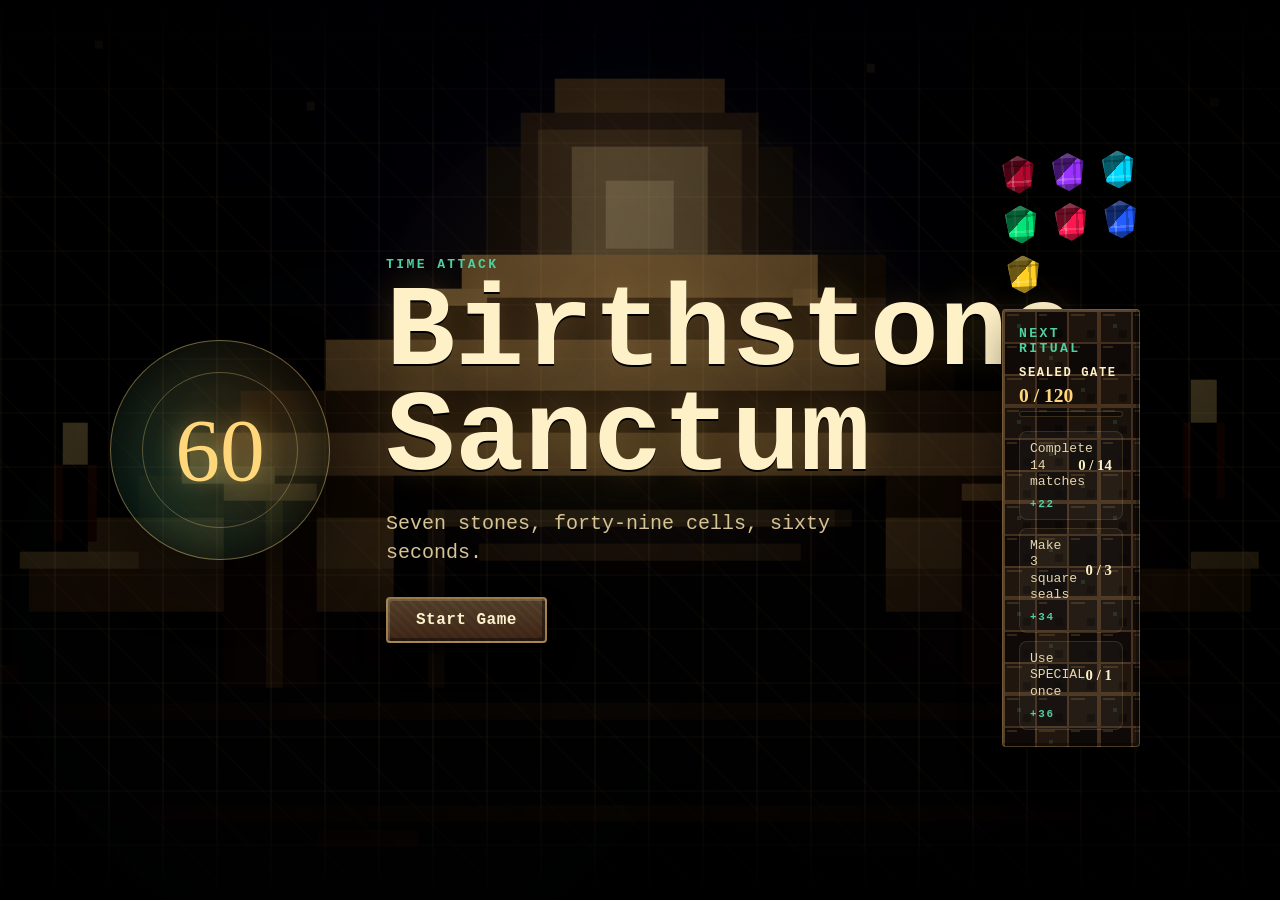
<file: index.html>
<!doctype html>
<html lang="en">
  <head>
    <meta charset="utf-8">
    <meta name="viewport" content="width=device-width, initial-scale=1">
    <meta name="description" content="Birthstone Sanctum, a browser match-3 time attack puzzle game.">
    <title>Birthstone Sanctum</title>
    <link rel="preload" href="assets/oriental-pattern.svg" as="image">
    <link rel="preload" href="assets/bg-moon-gate.svg" as="image">
    <link rel="preload" href="assets/bg-jade-courtyard.svg" as="image">
    <link rel="preload" href="assets/bg-lantern-hall.svg" as="image">
    <link rel="stylesheet" href="style.css">
  </head>
  <body>
    <div class="app-shell">
      <div class="scene-backdrop" id="sceneBackdrop" aria-hidden="true"></div>
      <div class="resonance-layer" id="resonanceLayer" aria-hidden="true"></div>
      <div class="time-up-overlay" id="timeUpOverlay" aria-live="assertive" aria-hidden="true">
        <span>Time UP!</span>
      </div>
      <div class="pixel-temple-overlay" id="pixelTempleOverlay" aria-live="polite" aria-hidden="true">
        <div class="pixel-temple-frame">
          <canvas id="pixelTempleCanvas" width="160" height="112" aria-hidden="true"></canvas>
          <div class="pixel-temple-caption">
            <span id="pixelTempleTitle">Gate Opens</span>
            <strong id="pixelTempleScore">20,000</strong>
          </div>
        </div>
      </div>
      <section class="screen screen-start is-active" id="startScreen" aria-labelledby="gameTitle">
        <div class="start-stage">
          <div class="sigil" aria-hidden="true">
            <span>60</span>
          </div>

          <div class="title-block">
            <p class="eyebrow">Time Attack</p>
            <h1 id="gameTitle">Birthstone Sanctum</h1>
            <p class="mood-line">Seven stones, forty-nine cells, sixty seconds.</p>
            <div class="start-actions">
              <button class="primary-button" id="startButton" type="button">Start Game</button>
            </div>
          </div>

          <div class="start-side">
            <div class="preview-grid" aria-hidden="true">
              <span style="--stone:#b4092f"></span>
              <span style="--stone:#9b32ff"></span>
              <span style="--stone:#00d8ff"></span>
              <span style="--stone:#00e676"></span>
              <span style="--stone:#ff174f"></span>
              <span style="--stone:#235cff"></span>
              <span style="--stone:#ffcf24"></span>
            </div>

            <section class="ritual-panel start-ritual-panel" aria-labelledby="ritualPanelTitle">
              <p class="eyebrow" id="ritualPanelTitle">Next Ritual</p>
              <div class="temple-progress">
                <span id="templeRankText">Sealed Gate</span>
                <strong id="templeProgressText">0 / 120</strong>
                <div class="temple-track" aria-hidden="true"><i id="templeFill"></i></div>
              </div>
              <ul class="mission-list" id="startMissionList"></ul>
            </section>
          </div>
        </div>
      </section>

      <section class="screen screen-game" id="gameScreen" aria-label="Game">
        <header class="game-hud">
          <div class="hud-item">
            <span>TIME</span>
            <strong id="timerText">60.0</strong>
          </div>
          <div class="hud-item">
            <span>SCORE</span>
            <strong id="scoreText">0</strong>
          </div>
          <div class="hud-item">
            <span>COMBO</span>
            <strong id="comboText">1x</strong>
          </div>
          <div class="hud-item special-hud">
            <span>JEWELS</span>
            <strong id="specialText">0/50</strong>
          </div>
          <div class="hud-item resonance-hud">
            <span>LEVEL</span>
            <strong id="resonanceText">LV 1</strong>
            <div class="resonance-track" aria-hidden="true">
              <i id="resonanceFill"></i>
            </div>
          </div>
          <div class="audio-mix" aria-label="Audio mix">
            <button class="sound-button" id="soundButton" type="button" aria-pressed="true">Sound</button>
            <label class="audio-slider">
              <span>BGM</span>
              <input id="bgmVolume" type="range" min="0" max="100" value="72" aria-label="BGM volume">
            </label>
            <label class="audio-slider">
              <span>SE</span>
              <input id="sfxVolume" type="range" min="0" max="100" value="88" aria-label="SE volume">
            </label>
          </div>
          <button class="resonance-button" id="resonanceButton" type="button" disabled>Resonate</button>
        </header>

        <main class="game-layout">
          <div class="board-shell" id="boardShell">
            <div class="combo-ribbon" id="comboRibbon" aria-live="polite"></div>
            <div class="board" id="board" role="grid" aria-label="Birthstone match board"></div>
          </div>

          <aside class="stone-panel" aria-label="Birthstone list">
            <h2>Birthstones</h2>
            <div class="stone-list" id="stoneList"></div>
          </aside>
        </main>
      </section>

      <section class="screen screen-over" id="gameOverScreen" aria-labelledby="gameOverTitle">
        <div class="over-panel">
          <p class="eyebrow">Time Over</p>
          <h2 id="gameOverTitle">The Sanctum Falls Silent</h2>
          <p class="result-title" id="resultTitleText">Gem Acolyte</p>
          <div class="result-line">
            <span>Score</span>
            <strong id="finalScoreText">0</strong>
          </div>
          <div class="result-line">
            <span>Best</span>
            <strong id="bestScoreText">0</strong>
          </div>
          <div class="result-stats" id="resultStats"></div>
          <div class="result-section">
            <div class="section-heading">
              <span>Ritual Missions</span>
              <strong id="missionSummaryText">0 / 3</strong>
            </div>
            <ul class="mission-list mission-results" id="missionResults"></ul>
          </div>
          <div class="result-section temple-result">
            <div class="section-heading">
              <span>Sanctum Light</span>
              <strong id="templeRewardText">+0</strong>
            </div>
            <div class="temple-progress">
              <span id="resultTempleRankText">Sealed Gate</span>
              <strong id="resultTempleProgressText">0 / 120</strong>
              <div class="temple-track" aria-hidden="true"><i id="resultTempleFill"></i></div>
            </div>
          </div>
          <div class="over-actions">
            <button class="primary-button" id="restartButton" type="button">Play Again</button>
            <button class="secondary-button" id="titleButton" type="button">タイトル画面へ戻る</button>
          </div>
        </div>
      </section>
    </div>

    <script src="main.js"></script>
  </body>
</html>
</file>
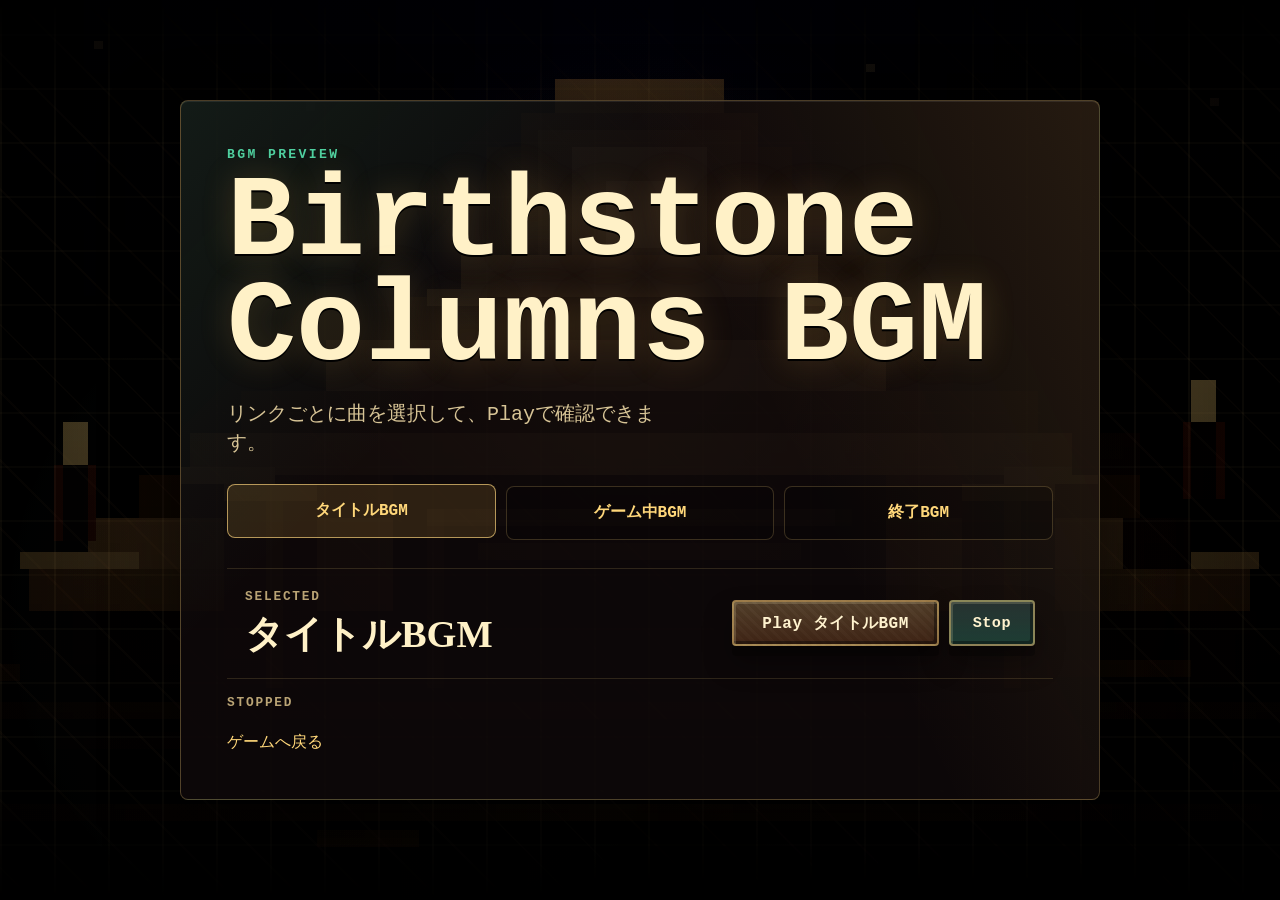
<file: bgm-preview.html>
<!doctype html>
<html lang="ja">
  <head>
    <meta charset="utf-8">
    <meta name="viewport" content="width=device-width, initial-scale=1">
    <meta name="description" content="Birthstone Columns BGM preview links.">
    <title>Birthstone Columns BGM Preview</title>
    <link rel="preload" href="assets/bg-moon-gate.svg" as="image">
    <link rel="stylesheet" href="style.css">
  </head>
  <body>
    <div class="app-shell">
      <div class="scene-backdrop is-visible" style="--scene-art: url('assets/bg-moon-gate.svg')" aria-hidden="true"></div>

      <main class="bgm-preview" aria-labelledby="previewTitle">
        <section class="bgm-preview-panel">
          <p class="eyebrow">BGM Preview</p>
          <h1 id="previewTitle">Birthstone Columns BGM</h1>
          <p class="mood-line">リンクごとに曲を選択して、Playで確認できます。</p>

          <nav class="bgm-link-list" aria-label="BGM preview links">
            <a class="bgm-track-link" href="bgm-preview.html?track=title" data-track-link="title">タイトルBGM</a>
            <a class="bgm-track-link" href="bgm-preview.html?track=game" data-track-link="game">ゲーム中BGM</a>
            <a class="bgm-track-link" href="bgm-preview.html?track=over" data-track-link="over">終了BGM</a>
          </nav>

          <div class="preview-player">
            <div>
              <span class="preview-label">Selected</span>
              <strong id="trackName">タイトルBGM</strong>
            </div>
            <div class="preview-actions">
              <button class="primary-button" id="playButton" type="button">Play</button>
              <button class="secondary-button" id="stopButton" type="button">Stop</button>
            </div>
          </div>

          <p class="preview-status" id="previewStatus" aria-live="polite">Stopped</p>
          <a class="back-link" href="index.html">ゲームへ戻る</a>
        </section>
      </main>
    </div>

    <script src="bgm-preview.js"></script>
  </body>
</html>
</file>
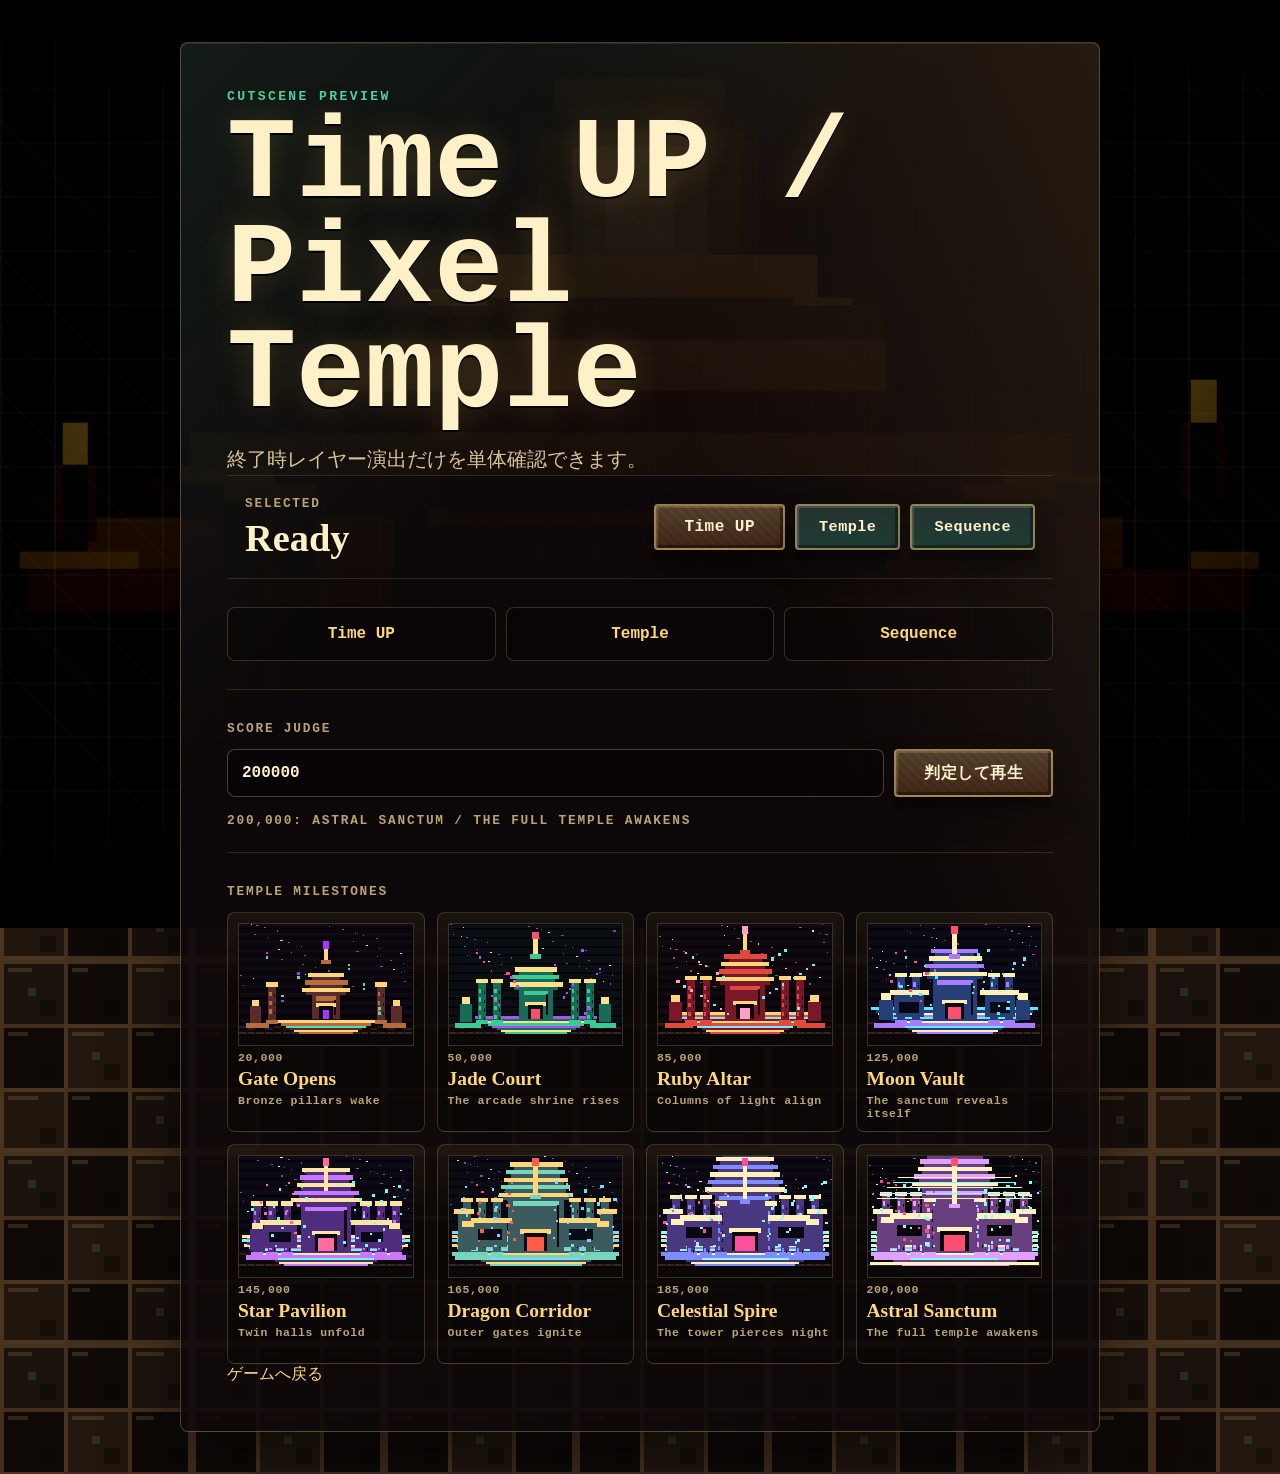
<file: cutscene-preview.html>
<!doctype html>
<html lang="ja">
  <head>
    <meta charset="utf-8">
    <meta name="viewport" content="width=device-width, initial-scale=1">
    <meta name="description" content="Birthstone Columns Time UP and pixel temple cutscene preview.">
    <title>Birthstone Columns Cutscene Preview</title>
    <link rel="preload" href="assets/bg-moon-gate.svg" as="image">
    <link rel="stylesheet" href="style.css">
  </head>
  <body>
    <div class="app-shell stage-moon theme-peak">
      <div class="scene-backdrop is-visible" style="--scene-art: url('assets/bg-moon-gate.svg')" aria-hidden="true"></div>
      <div class="resonance-layer" aria-hidden="true"></div>

      <div class="time-up-overlay" id="timeUpOverlay" aria-live="assertive" aria-hidden="true">
        <span>Time UP!</span>
      </div>

      <div class="pixel-temple-overlay" id="pixelTempleOverlay" aria-live="polite" aria-hidden="true">
        <div class="pixel-temple-frame" id="pixelTempleFrame">
          <canvas id="pixelTempleCanvas" width="160" height="112" aria-hidden="true"></canvas>
          <div class="pixel-temple-caption">
            <span id="pixelTempleTitle">Astral Sanctum</span>
            <strong id="pixelTempleScore">200,000 - The full temple awakens</strong>
          </div>
        </div>
      </div>

      <main class="bgm-preview" aria-labelledby="previewTitle">
        <section class="bgm-preview-panel">
          <p class="eyebrow">Cutscene Preview</p>
          <h1 id="previewTitle">Time UP / Pixel Temple</h1>
          <p class="mood-line">終了時レイヤー演出だけを単体確認できます。</p>

          <div class="preview-player">
            <div>
              <span class="preview-label">Selected</span>
              <strong id="previewStatus">Ready</strong>
            </div>
            <div class="preview-actions">
              <button class="primary-button" id="timeUpButton" type="button">Time UP</button>
              <button class="secondary-button" id="templeButton" type="button">Temple</button>
              <button class="secondary-button" id="sequenceButton" type="button">Sequence</button>
            </div>
          </div>

          <nav class="bgm-link-list" aria-label="Cutscene preview links">
            <a class="bgm-track-link" href="cutscene-preview.html?play=timeup">Time UP</a>
            <a class="bgm-track-link" href="cutscene-preview.html?play=temple">Temple</a>
            <a class="bgm-track-link" href="cutscene-preview.html?play=sequence">Sequence</a>
          </nav>

          <section class="cutscene-score-panel" aria-labelledby="scoreJudgeTitle">
            <p class="preview-label" id="scoreJudgeTitle">Score Judge</p>
            <div class="score-judge-control">
              <input id="scoreInput" type="number" min="0" step="1000" value="200000" aria-label="Final score">
              <button class="primary-button" id="scoreJudgeButton" type="button">判定して再生</button>
            </div>
            <p class="preview-status" id="scoreJudgeText" aria-live="polite">200,000: Astral Sanctum</p>
          </section>

          <section class="temple-tier-preview" aria-labelledby="templeTierTitle">
            <p class="preview-label" id="templeTierTitle">Temple Milestones</p>
            <div class="temple-tier-grid" id="templeTierGrid"></div>
          </section>

          <a class="back-link" href="index.html">ゲームへ戻る</a>
        </section>
      </main>
    </div>

    <script>
      (() => {
        const TIME_UP_HOLD = 3000;
        const PIXEL_TEMPLE_HOLD = 5000;
        const PIXEL_TEMPLE_DRAW_UNTIL = 4850;
        const PIXEL_TEMPLE_FADE_START = 4200;
        const milestones = [
          { score: 20000, title: "Gate Opens", subtitle: "Bronze pillars wake", tier: 0 },
          { score: 50000, title: "Jade Court", subtitle: "The arcade shrine rises", tier: 1 },
          { score: 85000, title: "Ruby Altar", subtitle: "Columns of light align", tier: 2 },
          { score: 125000, title: "Moon Vault", subtitle: "The sanctum reveals itself", tier: 3 },
          { score: 145000, title: "Star Pavilion", subtitle: "Twin halls unfold", tier: 4 },
          { score: 165000, title: "Dragon Corridor", subtitle: "Outer gates ignite", tier: 5 },
          { score: 185000, title: "Celestial Spire", subtitle: "The tower pierces night", tier: 6 },
          { score: 200000, title: "Astral Sanctum", subtitle: "The full temple awakens", tier: 7 }
        ];

        const qs = (selector) => document.querySelector(selector);
        const timeUpOverlay = qs("#timeUpOverlay");
        const timeUpText = qs("#timeUpOverlay span");
        const templeOverlay = qs("#pixelTempleOverlay");
        const templeFrame = qs("#pixelTempleFrame");
        const templeCanvas = qs("#pixelTempleCanvas");
        const templeTitle = qs("#pixelTempleTitle");
        const templeScore = qs("#pixelTempleScore");
        const statusText = qs("#previewStatus");
        const scoreInput = qs("#scoreInput");
        const scoreJudgeText = qs("#scoreJudgeText");
        const templeTierGrid = qs("#templeTierGrid");

        let templeFrameId = 0;
        let templeTimerId = 0;
        let timeUpTimerId = 0;

        function formatNumber(value) {
          return new Intl.NumberFormat("en-US").format(value);
        }

        function setStatus(text) {
          statusText.textContent = text;
        }

        function getMilestoneForScore(score) {
          let selected = null;
          milestones.forEach((milestone) => {
            if (score >= milestone.score) {
              selected = milestone;
            }
          });

          return selected;
        }

        function setScoreJudge(score, milestone) {
          const scoreText = formatNumber(score);
          scoreJudgeText.textContent = milestone
            ? `${scoreText}: ${milestone.title} / ${milestone.subtitle}`
            : `${scoreText}: 神殿カットインなし`;
        }

        function restartAnimation(element) {
          if (!element) {
            return;
          }

          element.style.animation = "none";
          void element.offsetWidth;
          element.style.animation = "";
        }

        function hideTimeUp() {
          window.clearTimeout(timeUpTimerId);
          timeUpTimerId = 0;
          timeUpOverlay.classList.remove("is-visible");
          timeUpOverlay.setAttribute("aria-hidden", "true");
        }

        function showTimeUp(onComplete = null) {
          hideTimeUp();
          restartAnimation(timeUpText);
          void timeUpOverlay.offsetWidth;
          timeUpOverlay.classList.add("is-visible");
          timeUpOverlay.setAttribute("aria-hidden", "false");
          setStatus("Time UP");

          timeUpTimerId = window.setTimeout(() => {
            hideTimeUp();
            onComplete?.();
          }, TIME_UP_HOLD);
        }

        function hideTemple() {
          window.cancelAnimationFrame(templeFrameId);
          templeFrameId = 0;
          window.clearTimeout(templeTimerId);
          templeTimerId = 0;
          templeOverlay.classList.remove("is-visible");
          templeOverlay.setAttribute("aria-hidden", "true");
        }

        function showTemple(milestone = milestones[3], onComplete = null) {
          hideTemple();
          templeTitle.textContent = milestone.title;
          templeScore.textContent = `${formatNumber(milestone.score)} - ${milestone.subtitle}`;
          restartAnimation(templeFrame);
          void templeOverlay.offsetWidth;
          templeOverlay.classList.add("is-visible");
          templeOverlay.setAttribute("aria-hidden", "false");
          setStatus(`Temple: ${milestone.title}`);

          const startedAt = performance.now();
          const animate = (now) => {
            const elapsed = now - startedAt;
            drawPixelTempleScene(milestone, elapsed);

            if (elapsed < PIXEL_TEMPLE_DRAW_UNTIL && templeOverlay.classList.contains("is-visible")) {
              templeFrameId = window.requestAnimationFrame(animate);
            }
          };

          templeFrameId = window.requestAnimationFrame(animate);
          templeTimerId = window.setTimeout(() => {
            hideTemple();
            setStatus("Ready");
            onComplete?.();
          }, PIXEL_TEMPLE_HOLD);
        }

        function playSequence() {
          showTimeUp(() => window.setTimeout(() => showTemple(milestones[3]), 160));
        }

        function drawPixelTempleScene(milestone, elapsed = 0, targetCanvas = templeCanvas) {
          const canvas = targetCanvas;
          const context = canvas?.getContext("2d");
          if (!canvas || !context) {
            return;
          }

          const width = canvas.width;
          const height = canvas.height;
          const tier = Math.max(0, Math.min(7, Number(milestone.tier) || 0));
          const reveal = Math.min(1, elapsed / 760);
          const pulse = Math.floor(elapsed / 120) % 2;
          const shimmer = Math.floor(elapsed / 80);
          const palettes = [
            ["#09070d", "#251018", "#5a2b2c", "#b76c3d", "#ffd77a", "#54d9b0", "#a934ff"],
            ["#071012", "#102c2a", "#176b58", "#3cc994", "#ffe18a", "#ad51ff", "#ff4f71"],
            ["#10070b", "#35101a", "#7a1729", "#df493e", "#ffd77a", "#7ce8ff", "#ff9ec6"],
            ["#070a16", "#111d3a", "#273f77", "#a87cff", "#fff0b3", "#5ee7ff", "#ff4f71"],
            ["#090816", "#1c1640", "#4f2c7e", "#c778ff", "#ffe6a3", "#6fffe8", "#ff6d9a"],
            ["#080b13", "#1d2b31", "#3c5b5f", "#78d5bd", "#ffd77a", "#7ad7ff", "#ff5b45"],
            ["#090712", "#21133d", "#493880", "#7f8cff", "#fff1b8", "#90f7ff", "#ff4f9a"],
            ["#06050a", "#251331", "#684080", "#e0a0ff", "#fff4c1", "#85fff2", "#ff4f71"]
          ];
          const palette = palettes[tier] ?? palettes[0];
          const px = (x, y, w, h, color) => {
            context.fillStyle = color;
            context.fillRect(Math.round(x), Math.round(y), Math.round(w), Math.round(h));
          };
          const mirror = (x, y, w, h, color) => {
            px(x, y, w, h, color);
            px(width - x - w, y, w, h, color);
          };
          const visibleRows = Math.floor(height * reveal);
          const center = width / 2;

          context.imageSmoothingEnabled = false;
          px(0, 0, width, height, palette[0]);

          for (let y = 0; y < height; y += 4) {
            px(0, y, width, 2, y % 8 === 0 ? "#120a12" : "#050408");
          }
          for (let i = 0; i < 42 + tier * 5; i += 1) {
            const x = (i * 23 + shimmer * (i % 3 + 1)) % width;
            const y = (i * 17 + tier * 11) % 58;
            px(x, y, 1 + (i % 2), 1, i % 5 === 0 ? palette[4] : "#6e5a8c");
          }

          const groundHeight = 18 + Math.min(8, tier);
          px(0, height - groundHeight, width, groundHeight, "#0b0708");
          for (let x = 0; x < width; x += 8) {
            px(x, height - groundHeight + ((x / 8) % 2) * 2, 7, 2, "#2a1a1b");
            px(x, height - 12, 7, 2, "#3b2420");
          }

          context.save();
          context.beginPath();
          context.rect(0, height - visibleRows, width, visibleRows);
          context.clip();

          const baseLevels = 3 + Math.min(5, tier);
          for (let level = 0; level < baseLevels; level += 1) {
            const y = 97 - level * 4;
            const levelWidth = Math.min(154, 58 + tier * 7 + level * 16);
            const x = center - levelWidth / 2;
            px(x, y, levelWidth, 3, level % 2 ? palette[5] : palette[4]);
            px(x + 4, y + 3, Math.max(8, levelWidth - 8), 2, level % 2 ? palette[2] : palette[3]);
          }

          const coreWidth = 26 + tier * 5;
          const coreHeight = 24 + tier * 5;
          const coreX = center - coreWidth / 2;
          const coreY = 88 - coreHeight;
          px(coreX, coreY, coreWidth, coreHeight, palette[2]);
          px(coreX + 4, coreY + 3, Math.max(4, coreWidth - 8), 4, palette[3]);
          px(coreX + coreWidth - 6, coreY + 6, 2, Math.max(4, coreHeight - 10), "#12080b");

          const entranceWidth = 12 + tier * 2;
          const entranceHeight = 12 + tier;
          const entranceX = center - entranceWidth / 2;
          const entranceY = 88 - entranceHeight;
          px(entranceX - 3, entranceY - 3, entranceWidth + 6, 4, palette[4]);
          px(entranceX, entranceY, entranceWidth, entranceHeight, palette[0]);
          px(entranceX + 3, entranceY + 4, Math.max(4, entranceWidth - 6), entranceHeight - 4, pulse ? palette[6] : palette[5]);

          const roofRows = 2 + Math.min(4, Math.floor(tier / 2) + 1);
          for (let row = 0; row < roofRows; row += 1) {
            const y = coreY - 5 - row * 7;
            const roofWidth = Math.max(16, coreWidth + 18 - row * 5);
            px(center - roofWidth / 2, y, roofWidth, 4, row % 2 ? palette[3] : palette[4]);
            px(center - (roofWidth - 8) / 2, y + 4, Math.max(8, roofWidth - 8), 3, palette[2]);
          }

          const spireHeight = 10 + tier * 4;
          const spireY = Math.max(6, coreY - 10 - roofRows * 7 - spireHeight);
          px(center - 2, spireY, 4, spireHeight, palette[4]);
          px(center - 5, spireY + spireHeight, 10, 4, palette[3]);
          px(center - 3, Math.max(2, spireY - 7), 6, 7, pulse ? palette[6] : palette[5]);

          const columnSpecs = [
            { offset: -50, min: 0 }, { offset: 50, min: 0 },
            { offset: -36, min: 1 }, { offset: 36, min: 1 },
            { offset: -64, min: 4 }, { offset: 64, min: 4 },
            { offset: -23, min: 6 }, { offset: 23, min: 6 }
          ];
          columnSpecs.forEach((spec) => {
            if (tier < spec.min) {
              return;
            }

            const x = center + spec.offset;
            const innerColumn = Math.abs(spec.offset) < 30;
            const columnHeight = 31 + tier * 3 - (innerColumn ? 6 : 0);
            const columnY = 89 - columnHeight;
            px(x - 3, columnY, 7, columnHeight, palette[2]);
            px(x - 5, columnY - 4, 11, 4, palette[4]);
            px(x - 5, 89, 11, 4, palette[3]);
            for (let y = columnY + 5; y < 86; y += 8) {
              px(x - 2, y, 2, 4, palette[3]);
              px(x + 2, y + 2, 1, 3, "#1a0b0d");
            }
          });

          if (tier >= 3) {
            [-42, 42].forEach((offset) => {
              const hallWidth = 22 + Math.min(12, tier * 2);
              const hallX = center + offset - hallWidth / 2;
              const hallY = 72 - tier * 2;
              px(hallX, hallY, hallWidth, 17 + tier, palette[2]);
              px(hallX - 4, hallY - 5, hallWidth + 8, 5, palette[4]);
              px(hallX + 5, hallY + 6, hallWidth - 10, 10, palette[0]);
            });
          }

          if (tier >= 5) {
            mirror(8, 53, 12, 36, palette[2]);
            mirror(5, 49, 18, 5, palette[4]);
            mirror(3, 89, 24, 4, palette[3]);
            mirror(14, 60, 3, 18, pulse ? palette[6] : palette[5]);
          }

          if (tier >= 7) {
            for (let ring = 0; ring < 5; ring += 1) {
              const ringWidth = 104 + ring * 10;
              px(center - ringWidth / 2, 19 + ring * 5, ringWidth, 1, ring % 2 ? palette[5] : palette[4]);
            }
            px(2, 98, width - 4, 3, palette[4]);
          }

          for (let i = 0; i < 12 + tier * 8; i += 1) {
            const side = i % 2 === 0 ? -1 : 1;
            const x = center + side * (16 + ((i * 7 + shimmer) % (42 + tier * 3)));
            const y = 22 + ((i * 11 + shimmer * 2) % 62);
            const size = 2 + (i % 3 === 0 ? 1 : 0);
            px(x, y, size, size, i % 4 === 0 ? palette[6] : palette[5]);
          }

          mirror(10, 76 - Math.min(14, tier * 2), 10 + Math.min(8, tier), 16 + tier, palette[2]);
          mirror(12, 70 - Math.min(14, tier * 2), 6 + Math.min(6, tier), 6, palette[4]);
          mirror(6, 92, 22 + Math.min(12, tier * 2), 4, palette[3]);

          context.restore();

          if (elapsed < 260) {
            for (let y = 0; y < height; y += 4) {
              px(0, y, width, 1, "rgba(255, 255, 255, 0.16)");
            }
          }
          if (elapsed > PIXEL_TEMPLE_FADE_START) {
            const fadeWindow = Math.max(1, PIXEL_TEMPLE_HOLD - PIXEL_TEMPLE_FADE_START);
            const fade = Math.min(0.72, (elapsed - PIXEL_TEMPLE_FADE_START) / fadeWindow);
            px(0, 0, width, height, `rgba(7, 6, 5, ${fade})`);
          }
        }

        function judgeScoreAndPlay() {
          const score = Math.max(0, Number(scoreInput.value || 0));
          const milestone = getMilestoneForScore(score);
          setScoreJudge(score, milestone);

          if (milestone) {
            showTemple(milestone);
          } else {
            hideTemple();
            setStatus("No temple cut-in");
          }
        }

        function renderTempleTierGrid() {
          templeTierGrid.innerHTML = "";
          milestones.forEach((milestone) => {
            const card = document.createElement("button");
            card.className = "temple-tier-card";
            card.type = "button";
            card.setAttribute("data-tier", String(milestone.tier));
            card.innerHTML = `
              <canvas width="160" height="112" aria-hidden="true"></canvas>
              <span>${formatNumber(milestone.score)}</span>
              <strong>${milestone.title}</strong>
              <em>${milestone.subtitle}</em>
            `;

            const canvas = card.querySelector("canvas");
            drawPixelTempleScene(milestone, 900, canvas);
            card.addEventListener("click", () => {
              scoreInput.value = String(milestone.score);
              setScoreJudge(milestone.score, milestone);
              showTemple(milestone);
            });
            templeTierGrid.appendChild(card);
          });
        }

        qs("#timeUpButton").addEventListener("click", () => showTimeUp(() => setStatus("Ready")));
        qs("#templeButton").addEventListener("click", () => showTemple(getMilestoneForScore(Number(scoreInput.value || 0)) ?? milestones[3]));
        qs("#sequenceButton").addEventListener("click", playSequence);
        qs("#scoreJudgeButton").addEventListener("click", judgeScoreAndPlay);
        scoreInput.addEventListener("keydown", (event) => {
          if (event.key === "Enter") {
            judgeScoreAndPlay();
          }
        });

        renderTempleTierGrid();
        setScoreJudge(Number(scoreInput.value), getMilestoneForScore(Number(scoreInput.value)));
        drawPixelTempleScene(milestones[3], 900);

        const params = new URLSearchParams(window.location.search);
        const mode = params.get("play");
        const scoreParam = params.get("score");
        if (scoreParam !== null) {
          scoreInput.value = String(Math.max(0, Number(scoreParam || 0)));
          setScoreJudge(Number(scoreInput.value), getMilestoneForScore(Number(scoreInput.value)));
        }

        window.setTimeout(() => {
          if (mode === "timeup") {
            showTimeUp(() => setStatus("Ready"));
          } else if (mode === "temple") {
            showTemple(getMilestoneForScore(Number(scoreInput.value || 0)) ?? milestones[3]);
          } else if (mode === "sequence") {
            playSequence();
          } else if (scoreParam !== null) {
            judgeScoreAndPlay();
          }
        }, 240);
      })();
    </script>
  </body>
</html>
</file>
<file: style.css>
:root {
  color-scheme: dark;
  --ink: #070605;
  --ink-soft: #130e10;
  --lacquer: #211012;
  --gold: #d9a94f;
  --gold-bright: #ffd77a;
  --jade: #4fd0a0;
  --paper: #f6e5bc;
  --muted: #baa475;
  --danger: #ef4b5f;
  --panel: rgba(21, 14, 10, 0.86);
  --panel-solid: #1b120d;
  --line: rgba(255, 217, 137, 0.24);
  --stone-frame: #4a2f1c;
  --stone-frame-dark: #160d08;
  --stone-frame-light: #9b7043;
  --pixel-font: "Courier New", "Lucida Console", monospace;
  --cell-gap: 8px;
  --ease-out: cubic-bezier(0.16, 1, 0.3, 1);
  --ease-snap: cubic-bezier(0.22, 1.35, 0.36, 1);
  --layer-backdrop: 0;
  --layer-screen: 20;
  --layer-resonance: 30;
  --layer-cinematic: 100;
}

* {
  box-sizing: border-box;
}

html,
body {
  min-height: 100%;
}

body {
  margin: 0;
  overflow-x: hidden;
  background:
    url("assets/oriental-pattern.svg"),
    repeating-linear-gradient(45deg, rgba(155, 112, 67, 0.08) 0 8px, rgba(40, 25, 16, 0.08) 8px 16px),
    radial-gradient(circle at 50% 24%, rgba(217, 169, 79, 0.18), transparent 32%),
    linear-gradient(115deg, rgba(71, 21, 42, 0.45), transparent 34%),
    linear-gradient(245deg, rgba(16, 54, 79, 0.32), transparent 42%),
    linear-gradient(180deg, #030407 0%, #0d0a13 46%, #030407 100%);
  background-size: 192px 192px, 32px 32px, auto, auto, auto, auto;
  color: var(--paper);
  font-family: var(--pixel-font);
  letter-spacing: 0;
  image-rendering: pixelated;
}

button {
  border: 0;
  color: inherit;
  font: inherit;
  cursor: pointer;
}

button:focus-visible {
  outline: 2px solid var(--gold-bright);
  outline-offset: 3px;
}

.app-shell {
  min-height: 100vh;
  position: relative;
  isolation: isolate;
  --music-glow: 0;
  --music-intensity: 0;
  --ritual-opacity: 0.03;
  --stage-halo: rgba(255, 214, 122, 0.1);
  --stage-side-a: rgba(7, 6, 5, 0.65);
  --stage-side-b: rgba(7, 6, 5, 0.16);
  --stage-side-c: rgba(7, 6, 5, 0.68);
  --stage-veil-a: rgba(7, 6, 5, 0.16);
  --stage-veil-b: rgba(7, 6, 5, 0.78);
}

.app-shell::before {
  content: "";
  position: fixed;
  inset: 0;
  z-index: 1;
  pointer-events: none;
  background:
    repeating-linear-gradient(90deg, rgba(255, 215, 128, 0.04) 0 2px, transparent 2px 54px),
    repeating-linear-gradient(0deg, rgba(255, 215, 128, 0.025) 0 2px, transparent 2px 54px),
    repeating-linear-gradient(45deg, transparent 0 22px, rgba(154, 102, 56, 0.035) 22px 24px, transparent 24px 48px);
  mask-image: linear-gradient(180deg, transparent, #000 16%, #000 84%, transparent);
}

.app-shell::after {
  content: "";
  position: fixed;
  inset: 0;
  z-index: 1;
  pointer-events: none;
  background:
    radial-gradient(circle at 50% 42%, rgba(255, 215, 128, 0.24), transparent 34%),
    radial-gradient(circle at 68% 62%, rgba(155, 50, 255, 0.14), transparent 30%),
    radial-gradient(circle at 28% 68%, rgba(79, 208, 160, 0.12), transparent 32%);
  mix-blend-mode: screen;
  opacity: calc(var(--ritual-opacity, 0.03) + var(--music-glow, 0));
  transition: opacity 520ms var(--ease-out);
}

.scene-backdrop {
  --scene-art: url("assets/bg-moon-gate.svg");
  position: fixed;
  inset: -2vh -2vw;
  z-index: var(--layer-backdrop);
  pointer-events: none;
  background-image:
    radial-gradient(circle at 50% 38%, var(--stage-halo), transparent 36%),
    linear-gradient(90deg, var(--stage-side-a), var(--stage-side-b) 48%, var(--stage-side-c)),
    linear-gradient(180deg, var(--stage-veil-a), var(--stage-veil-b)),
    var(--scene-art);
  background-position: center;
  background-size: auto, auto, auto, cover;
  image-rendering: pixelated;
  opacity: 0;
  transform: scale(1.02);
  transition: opacity 780ms var(--ease-out), filter 780ms var(--ease-out);
  filter: saturate(0.88) contrast(1.08);
}

.app-shell.stage-moon {
  --stage-halo: rgba(255, 214, 122, 0.1);
  --stage-side-a: rgba(7, 6, 5, 0.67);
  --stage-side-b: rgba(7, 6, 5, 0.18);
  --stage-side-c: rgba(7, 6, 5, 0.7);
  --stage-veil-a: rgba(7, 6, 5, 0.14);
  --stage-veil-b: rgba(7, 6, 5, 0.79);
}

.app-shell.stage-jade {
  --stage-halo: rgba(79, 208, 160, 0.16);
  --stage-side-a: rgba(4, 22, 22, 0.7);
  --stage-side-b: rgba(11, 55, 48, 0.2);
  --stage-side-c: rgba(31, 9, 30, 0.62);
  --stage-veil-a: rgba(8, 28, 25, 0.12);
  --stage-veil-b: rgba(5, 12, 12, 0.76);
}

.app-shell.stage-lantern {
  --stage-halo: rgba(255, 79, 113, 0.16);
  --stage-side-a: rgba(39, 8, 16, 0.72);
  --stage-side-b: rgba(79, 22, 18, 0.22);
  --stage-side-c: rgba(8, 5, 12, 0.7);
  --stage-veil-a: rgba(44, 8, 14, 0.14);
  --stage-veil-b: rgba(7, 5, 9, 0.78);
}

.scene-backdrop.is-visible {
  opacity: 1;
}

.app-shell.theme-calm .scene-backdrop {
  filter: saturate(0.88) contrast(1.08) brightness(0.92);
}

.app-shell.theme-lit .scene-backdrop {
  opacity: 1;
  filter: saturate(1.12) contrast(1.12) brightness(1.03);
}

.app-shell.theme-peak .scene-backdrop {
  opacity: 1;
  filter: saturate(1.28) contrast(1.16) brightness(1.13);
  animation: backdropPulse 2300ms ease-in-out infinite alternate;
}

.app-shell.is-resonance-active .scene-backdrop {
  opacity: 1;
  filter: saturate(1.42) contrast(1.18) brightness(1.2);
  animation: resonanceBackdrop 1400ms ease-in-out infinite alternate;
}

.resonance-layer {
  position: fixed;
  inset: 0;
  z-index: var(--layer-resonance);
  pointer-events: none;
  overflow: hidden;
}

.time-up-overlay {
  position: fixed;
  inset: 0;
  z-index: calc(var(--layer-cinematic) + 1);
  display: grid;
  place-items: center;
  isolation: isolate;
  pointer-events: none;
  opacity: 0;
  visibility: hidden;
  background:
    radial-gradient(circle at 50% 45%, rgba(255, 229, 158, 0.18), transparent 28%),
    radial-gradient(circle at 50% 50%, rgba(255, 52, 94, 0.13), transparent 46%),
    rgba(6, 3, 8, 0.28);
  transition: opacity 220ms ease, visibility 220ms ease;
}

.time-up-overlay.is-visible {
  opacity: 1;
  visibility: visible;
}

.time-up-overlay span {
  color: #fff3c2;
  font-family: Georgia, "Times New Roman", serif;
  font-size: clamp(3.2rem, 13vw, 9rem);
  font-weight: 900;
  line-height: 0.92;
  letter-spacing: 0;
  text-align: center;
  text-transform: uppercase;
  text-shadow:
    0 0 12px rgba(255, 222, 139, 0.95),
    0 0 38px rgba(255, 51, 91, 0.72),
    0 18px 42px rgba(0, 0, 0, 0.75);
  transform-origin: center;
}

.time-up-overlay.is-visible span {
  animation: timeUpCall 3000ms cubic-bezier(0.17, 0.84, 0.24, 1) both;
}

.pixel-temple-overlay {
  position: fixed;
  inset: 0;
  z-index: var(--layer-cinematic);
  display: grid;
  place-items: center;
  isolation: isolate;
  pointer-events: none;
  opacity: 0;
  visibility: hidden;
  background:
    radial-gradient(circle at 50% 46%, rgba(255, 215, 128, 0.16), transparent 30%),
    linear-gradient(180deg, rgba(6, 3, 8, 0.12), rgba(6, 3, 8, 0.56));
  transition: opacity 180ms linear, visibility 180ms linear;
}

.pixel-temple-overlay.is-visible {
  opacity: 1;
  visibility: visible;
}

.pixel-temple-frame {
  width: min(520px, 88vw);
  padding: 12px;
  border: 2px solid #3a241f;
  border-radius: 0;
  background:
    linear-gradient(180deg, #201015, #080609);
  box-shadow:
    0 0 0 2px rgba(255, 215, 128, 0.38),
    0 24px 70px rgba(0, 0, 0, 0.72),
    inset 0 0 0 2px rgba(0, 0, 0, 0.72);
  image-rendering: pixelated;
  transform-origin: center;
}

.pixel-temple-overlay.is-visible .pixel-temple-frame {
  animation: pixelTemplePop 5000ms steps(16, end) both;
}

.pixel-temple-frame canvas {
  display: block;
  width: 100%;
  aspect-ratio: 160 / 112;
  border: 2px solid #10080a;
  background: #070605;
  image-rendering: pixelated;
  image-rendering: crisp-edges;
}

.pixel-temple-caption {
  display: grid;
  grid-template-columns: 1fr;
  gap: 4px;
  padding: 10px 6px 2px;
  text-align: center;
  text-transform: uppercase;
}

.pixel-temple-caption span {
  color: #ffd77a;
  font-family: "Courier New", monospace;
  font-size: clamp(1.1rem, 5vw, 2rem);
  font-weight: 900;
  letter-spacing: 0;
  line-height: 1;
  text-shadow:
    2px 2px 0 #000,
    0 0 14px rgba(255, 215, 128, 0.4);
}

.pixel-temple-caption strong {
  color: #4fd0a0;
  font-family: "Courier New", monospace;
  font-size: clamp(0.68rem, 2.7vw, 0.95rem);
  letter-spacing: 0;
  line-height: 1.25;
  text-shadow: 2px 2px 0 #000;
}

.screen {
  display: none;
  min-height: 100vh;
  padding: clamp(18px, 4vw, 42px);
  position: relative;
  z-index: var(--layer-screen);
}

.screen.is-active {
  display: grid;
  animation: screenIn 420ms var(--ease-out) both;
}

.screen-start,
.screen-over {
  place-items: center;
}

.bgm-preview {
  min-height: 100vh;
  display: grid;
  place-items: center;
  padding: clamp(18px, 4vw, 42px);
  position: relative;
  z-index: var(--layer-screen);
}

.bgm-preview-panel {
  width: min(920px, 100%);
  padding: clamp(24px, 5vw, 46px);
  border: 1px solid rgba(255, 215, 128, 0.26);
  border-radius: 8px;
  background:
    linear-gradient(135deg, rgba(79, 208, 160, 0.1), transparent 34%),
    linear-gradient(245deg, rgba(217, 169, 79, 0.12), transparent 38%),
    rgba(15, 9, 10, 0.86);
  box-shadow: 0 28px 70px rgba(0, 0, 0, 0.5), inset 0 1px 0 rgba(255, 255, 255, 0.08);
}

.bgm-link-list {
  display: grid;
  grid-template-columns: repeat(3, minmax(0, 1fr));
  gap: 10px;
  margin: 28px 0;
}

.bgm-track-link,
.back-link {
  color: var(--gold-bright);
  text-decoration: none;
}

.bgm-track-link {
  min-height: 54px;
  display: grid;
  place-items: center;
  border: 1px solid rgba(255, 215, 128, 0.2);
  border-radius: 8px;
  background: rgba(0, 0, 0, 0.25);
  font-weight: 800;
  transition: transform 180ms var(--ease-out), border-color 180ms var(--ease-out), background 180ms var(--ease-out);
}

.bgm-track-link:hover,
.bgm-track-link.is-active {
  transform: translateY(-2px);
  border-color: rgba(255, 215, 128, 0.65);
  background: rgba(217, 169, 79, 0.16);
}

.preview-player {
  display: flex;
  align-items: center;
  justify-content: space-between;
  gap: 16px;
  padding: 18px;
  border-top: 1px solid rgba(255, 215, 128, 0.14);
  border-bottom: 1px solid rgba(255, 215, 128, 0.14);
}

.preview-label,
.preview-status {
  color: var(--muted);
  font-size: 0.8rem;
  font-weight: 800;
  letter-spacing: 0.14em;
  text-transform: uppercase;
}

.preview-player strong {
  display: block;
  margin-top: 4px;
  color: #fff1c7;
  font-family: Georgia, serif;
  font-size: clamp(1.4rem, 4vw, 2.4rem);
}

.preview-actions {
  display: flex;
  flex-wrap: wrap;
  gap: 10px;
  justify-content: flex-end;
}

.preview-status {
  margin: 16px 0 22px;
}

.cutscene-score-panel,
.temple-tier-preview {
  margin: 24px 0 0;
  padding-top: 18px;
  border-top: 1px solid rgba(255, 215, 128, 0.14);
}

.score-judge-control {
  display: grid;
  grid-template-columns: minmax(0, 1fr) auto;
  gap: 10px;
  margin-top: 10px;
}

.score-judge-control input {
  min-height: 48px;
  width: 100%;
  border: 1px solid rgba(255, 215, 128, 0.28);
  border-radius: 8px;
  background: rgba(0, 0, 0, 0.3);
  color: #fff1c7;
  font: inherit;
  font-weight: 800;
  padding: 0 14px;
}

.score-judge-control input:focus-visible {
  outline: 2px solid var(--gold-bright);
  outline-offset: 3px;
}

.temple-tier-grid {
  display: grid;
  grid-template-columns: repeat(4, minmax(0, 1fr));
  gap: 12px;
  margin-top: 12px;
}

.temple-tier-card {
  display: grid;
  gap: 5px;
  align-content: start;
  min-height: 220px;
  padding: 10px;
  border: 1px solid rgba(255, 215, 128, 0.2);
  border-radius: 8px;
  background:
    linear-gradient(180deg, rgba(255, 215, 128, 0.07), transparent 38%),
    rgba(0, 0, 0, 0.25);
  color: var(--paper);
  text-align: left;
  transition: transform 180ms var(--ease-out), border-color 180ms var(--ease-out), background 180ms var(--ease-out);
}

.temple-tier-card:hover {
  transform: translateY(-2px);
  border-color: rgba(255, 215, 128, 0.62);
  background:
    linear-gradient(180deg, rgba(255, 215, 128, 0.12), transparent 38%),
    rgba(0, 0, 0, 0.32);
}

.temple-tier-card canvas {
  width: 100%;
  aspect-ratio: 160 / 112;
  border: 1px solid rgba(255, 215, 128, 0.2);
  background: #070605;
  image-rendering: pixelated;
  image-rendering: crisp-edges;
}

.temple-tier-card span,
.temple-tier-card em {
  color: var(--muted);
  font-size: 0.72rem;
  font-style: normal;
  font-weight: 800;
  letter-spacing: 0.05em;
}

.temple-tier-card strong {
  color: var(--gold-bright);
  font-family: Georgia, serif;
  font-size: clamp(1rem, 2.8vw, 1.22rem);
  line-height: 1.05;
}

.screen-game.is-active {
  display: grid;
  grid-template-rows: auto 1fr;
  gap: clamp(16px, 3vw, 26px);
  align-items: center;
}

.start-stage {
  width: min(1060px, 100%);
  min-height: min(760px, calc(100vh - 36px));
  display: grid;
  grid-template-columns: 0.76fr 1.1fr 0.82fr;
  align-items: center;
  gap: clamp(20px, 5vw, 56px);
}

.sigil {
  justify-self: center;
  width: clamp(132px, 20vw, 220px);
  aspect-ratio: 1;
  display: grid;
  place-items: center;
  border: 1px solid rgba(255, 215, 128, 0.38);
  border-radius: 50%;
  background:
    conic-gradient(from 45deg, rgba(217, 169, 79, 0.12), rgba(79, 208, 160, 0.16), rgba(217, 169, 79, 0.12)),
    radial-gradient(circle at center, rgba(255, 215, 128, 0.1), transparent 62%);
  box-shadow: inset 0 0 35px rgba(0, 0, 0, 0.68), 0 24px 60px rgba(0, 0, 0, 0.45);
  animation: sigilPulse 2600ms ease-in-out infinite;
}

.sigil span {
  width: 72%;
  aspect-ratio: 1;
  display: grid;
  place-items: center;
  border: 1px solid rgba(255, 215, 128, 0.3);
  border-radius: 50%;
  color: var(--gold-bright);
  font-family: Georgia, serif;
  font-size: clamp(2.6rem, 7vw, 6rem);
  line-height: 1;
  text-shadow: 0 0 22px rgba(255, 205, 104, 0.52);
}

.title-block {
  max-width: 560px;
}

.start-side {
  display: grid;
  gap: 18px;
  justify-items: center;
}

.eyebrow {
  margin: 0 0 10px;
  color: var(--jade);
  font-size: 0.82rem;
  font-weight: 700;
  letter-spacing: 0.18em;
  text-transform: uppercase;
}

h1,
h2 {
  margin: 0;
  color: #fff1c7;
  font-family: var(--pixel-font);
  font-weight: 700;
  letter-spacing: 0;
  text-shadow: 0 2px 0 #000, 0 0 32px rgba(217, 169, 79, 0.22);
}

h1 {
  max-width: 11ch;
  font-size: clamp(3.1rem, 9vw, 7.2rem);
  line-height: 0.91;
}

h2 {
  font-size: clamp(2.2rem, 6vw, 5rem);
  line-height: 0.98;
}

.mood-line {
  margin: 18px 0 0;
  max-width: 38ch;
  color: #d7c496;
  font-size: clamp(1rem, 2.5vw, 1.25rem);
  line-height: 1.45;
}

.start-actions {
  margin-top: 30px;
}

.primary-button,
.secondary-button,
.sound-button,
.resonance-button {
  min-height: 46px;
  border-radius: 4px;
  border: 2px solid rgba(255, 215, 128, 0.48);
  background:
    linear-gradient(180deg, rgba(255, 230, 151, 0.18), rgba(76, 43, 23, 0.56)),
    repeating-linear-gradient(45deg, rgba(255, 255, 255, 0.035) 0 3px, transparent 3px 7px),
    #2a1810;
  box-shadow:
    0 10px 0 rgba(0, 0, 0, 0.28),
    0 16px 28px rgba(0, 0, 0, 0.34),
    inset 2px 2px 0 rgba(255, 238, 186, 0.16),
    inset -3px -3px 0 rgba(0, 0, 0, 0.38);
  color: #fff3cf;
  font-family: var(--pixel-font);
  font-weight: 800;
  letter-spacing: 0.03em;
  transition: transform 170ms var(--ease-snap), box-shadow 170ms var(--ease-out), filter 170ms var(--ease-out);
}

.primary-button {
  padding: 0 28px;
  font-size: 1rem;
}

.secondary-button {
  padding: 0 22px;
  background:
    linear-gradient(180deg, rgba(255, 255, 255, 0.08), rgba(79, 208, 160, 0.16)),
    #14211f;
  font-size: 0.95rem;
}

.primary-button:hover,
.secondary-button:hover,
.sound-button:hover,
.resonance-button:hover:not(:disabled) {
  transform: translateY(-2px);
  filter: brightness(1.08);
  box-shadow: 0 17px 28px rgba(0, 0, 0, 0.38), inset 0 1px 0 rgba(255, 255, 255, 0.18);
}

.primary-button:active,
.secondary-button:active,
.sound-button:active,
.resonance-button:active:not(:disabled) {
  transform: translateY(1px) scale(0.98);
}

.resonance-button:disabled {
  cursor: default;
  filter: saturate(0.5) brightness(0.72);
  opacity: 0.62;
}

.resonance-button.is-ready {
  color: #fff8dc;
  border-color: rgba(255, 215, 128, 0.72);
  box-shadow:
    0 18px 34px rgba(0, 0, 0, 0.42),
    0 0 24px rgba(155, 50, 255, 0.34),
    inset 0 1px 0 rgba(255, 255, 255, 0.18);
  animation: readyPulse 980ms ease-in-out infinite alternate;
}

.preview-grid {
  width: min(100%, 270px);
  justify-self: center;
  display: grid;
  grid-template-columns: repeat(3, 1fr);
  gap: 12px;
  transform: rotate(-3deg);
}

.preview-grid span {
  aspect-ratio: 1;
  clip-path: polygon(50% 0, 91% 23%, 82% 82%, 50% 100%, 18% 82%, 9% 23%);
  background:
    linear-gradient(135deg, rgba(255, 255, 255, 0.92) 0 15%, transparent 15% 100%),
    linear-gradient(315deg, rgba(0, 0, 0, 0) 0 55%, rgba(0, 0, 0, 0.58) 55% 100%),
    linear-gradient(90deg, transparent 0 32%, rgba(255, 255, 255, 0.24) 32% 38%, transparent 38% 63%, rgba(0, 0, 0, 0.22) 63% 70%, transparent 70%),
    linear-gradient(0deg, transparent 0 28%, rgba(255, 255, 255, 0.18) 28% 34%, transparent 34% 70%, rgba(0, 0, 0, 0.22) 70% 76%, transparent 76%),
    var(--stone);
  box-shadow:
    inset 5px 5px 0 rgba(255, 255, 255, 0.18),
    inset -7px -7px 0 rgba(0, 0, 0, 0.38),
    0 8px 0 rgba(0, 0, 0, 0.28),
    0 12px 18px rgba(0, 0, 0, 0.36);
  image-rendering: pixelated;
  animation: previewBreathe 2400ms ease-in-out infinite;
}

.preview-grid span:nth-child(2n) {
  animation-delay: -800ms;
}

.preview-grid span:nth-child(3n) {
  animation-delay: -1400ms;
}

.game-hud {
  width: min(1120px, 100%);
  margin: 0 auto;
  display: grid;
  grid-template-columns: repeat(5, minmax(82px, 1fr)) minmax(156px, auto) auto;
  gap: 10px;
  align-items: stretch;
}

.hud-item,
.stone-panel,
.ritual-panel,
.over-panel {
  border: 1px solid var(--line);
  border-radius: 4px;
  background:
    url("assets/oriental-pattern.svg"),
    repeating-linear-gradient(45deg, rgba(255, 230, 151, 0.035) 0 4px, transparent 4px 9px),
    linear-gradient(180deg, rgba(255, 215, 128, 0.1), rgba(82, 50, 25, 0.12)),
    var(--panel);
  background-size: 96px 96px, auto, auto, auto;
  box-shadow:
    0 14px 0 rgba(0, 0, 0, 0.16),
    0 18px 40px rgba(0, 0, 0, 0.38),
    inset 2px 2px 0 rgba(255, 238, 186, 0.09),
    inset -3px -3px 0 rgba(0, 0, 0, 0.34);
  backdrop-filter: blur(8px);
}

.ritual-panel {
  width: min(100%, 310px);
  padding: 16px;
}

.temple-progress {
  display: grid;
  gap: 6px;
}

.temple-progress span {
  color: #fff1c7;
  font-size: 0.76rem;
  font-weight: 800;
  letter-spacing: 0.13em;
  text-transform: uppercase;
}

.temple-progress strong {
  color: var(--gold-bright);
  font-family: Georgia, serif;
  font-size: 1.22rem;
  line-height: 1;
}

.temple-track {
  height: 6px;
  overflow: hidden;
  border: 1px solid rgba(255, 215, 128, 0.18);
  border-radius: 999px;
  background: rgba(0, 0, 0, 0.34);
}

.temple-track i {
  display: block;
  width: 0%;
  height: 100%;
  border-radius: inherit;
  background: linear-gradient(90deg, var(--jade), var(--gold-bright), #ff7c85);
  box-shadow: 0 0 16px rgba(255, 215, 128, 0.4);
  transition: width 520ms var(--ease-out);
}

.mission-list {
  display: grid;
  gap: 8px;
  padding: 0;
  margin: 14px 0 0;
  list-style: none;
}

.mission-item {
  display: grid;
  grid-template-columns: 1fr auto;
  align-items: center;
  gap: 8px 10px;
  min-height: 44px;
  padding: 9px 10px;
  border: 1px solid rgba(255, 215, 128, 0.13);
  border-radius: 8px;
  background: rgba(255, 255, 255, 0.035);
}

.mission-item span {
  min-width: 0;
  color: #e5d5ad;
  font-size: 0.82rem;
  line-height: 1.24;
}

.mission-item strong {
  color: #fff1c7;
  font-family: Georgia, serif;
  font-size: 0.92rem;
  line-height: 1;
  white-space: nowrap;
}

.mission-item em {
  grid-column: 1 / -1;
  justify-self: start;
  color: var(--jade);
  font-size: 0.68rem;
  font-style: normal;
  font-weight: 900;
  letter-spacing: 0.16em;
}

.mission-item.is-complete {
  border-color: rgba(79, 208, 160, 0.46);
  background:
    linear-gradient(90deg, rgba(79, 208, 160, 0.16), transparent),
    rgba(255, 255, 255, 0.055);
  box-shadow: 0 0 18px rgba(79, 208, 160, 0.12);
}

.hud-item {
  min-width: 0;
  padding: 12px 14px;
}

.hud-item span {
  display: block;
  margin-bottom: 4px;
  color: var(--muted);
  font-size: clamp(0.7rem, 1.4vw, 0.78rem);
  font-weight: 800;
  letter-spacing: 0.16em;
  text-transform: uppercase;
}

.hud-item strong {
  display: block;
  color: #fff1c7;
  font-family: var(--pixel-font);
  font-size: clamp(1.45rem, 3.2vw, 2.25rem);
  line-height: 1;
  text-shadow: 2px 2px 0 #000, 0 0 18px rgba(255, 214, 122, 0.34);
}

.hud-item.is-low strong {
  color: #ff7c85;
  animation: lowTime 520ms ease-in-out infinite alternate;
}

.sound-button {
  align-self: stretch;
  padding: 0 18px;
  background:
    linear-gradient(180deg, rgba(79, 208, 160, 0.2), rgba(20, 78, 71, 0.35)),
    #14211f;
}

.audio-mix {
  display: grid;
  grid-template-columns: auto 58px;
  grid-template-rows: 1fr 1fr;
  align-items: center;
  gap: 5px 8px;
  min-width: 156px;
}

.audio-mix .sound-button {
  grid-row: 1 / -1;
  min-height: 100%;
  padding: 0 12px;
}

.audio-slider {
  display: grid;
  grid-template-columns: 1fr;
  gap: 2px;
  min-width: 0;
  color: var(--muted);
  font-size: 0.56rem;
  font-weight: 900;
  letter-spacing: 0.08em;
  line-height: 1;
}

.audio-slider input {
  width: 58px;
  accent-color: var(--gold-bright);
  cursor: pointer;
}

.sound-button[aria-pressed="false"] {
  color: #b7a57d;
  filter: saturate(0.55);
}

.resonance-button {
  align-self: stretch;
  padding: 0 18px;
  background:
    linear-gradient(180deg, rgba(155, 50, 255, 0.24), rgba(79, 208, 160, 0.18)),
    #1c1330;
}

.resonance-hud {
  position: relative;
  overflow: hidden;
}

.resonance-track {
  height: 5px;
  margin-top: 8px;
  border-radius: 99px;
  background: rgba(255, 215, 128, 0.13);
  overflow: hidden;
}

.resonance-track i {
  display: block;
  width: 0;
  height: 100%;
  border-radius: inherit;
  background: linear-gradient(90deg, #4fd0a0, #ffd77a, #9b32ff);
  box-shadow: 0 0 16px rgba(255, 215, 128, 0.55);
  transition: width 260ms var(--ease-out);
}

.app-shell.is-resonance-active .resonance-track i {
  animation: resonanceMeter 520ms ease-in-out infinite alternate;
}

.resonance-hud.is-ready {
  border-color: rgba(255, 215, 128, 0.52);
  box-shadow:
    0 18px 40px rgba(0, 0, 0, 0.36),
    0 0 26px rgba(79, 208, 160, 0.18),
    inset 0 1px 0 rgba(255, 255, 255, 0.08);
}

.special-hud.is-ready {
  border-color: rgba(255, 215, 128, 0.48);
  box-shadow:
    0 18px 40px rgba(0, 0, 0, 0.34),
    0 0 24px rgba(255, 23, 79, 0.18),
    inset 0 1px 0 rgba(255, 255, 255, 0.08);
}

.special-hud.is-ready strong {
  color: #fff6d6;
  text-shadow:
    0 0 18px rgba(255, 215, 128, 0.36),
    0 0 28px rgba(255, 23, 79, 0.22);
}

.game-layout {
  width: min(1120px, 100%);
  margin: 0 auto;
  display: grid;
  grid-template-columns: minmax(280px, 690px) minmax(200px, 300px);
  justify-content: center;
  align-items: center;
  gap: clamp(16px, 3vw, 28px);
}

.board-shell {
  --board-cell: calc(100% / 7);
  position: relative;
  width: min(100%, 690px, calc(100vh - 150px));
  min-width: 280px;
  aspect-ratio: 1;
  border: 3px solid var(--stone-frame-light);
  border-radius: 4px;
  background:
    url("assets/oriental-pattern.svg"),
    repeating-linear-gradient(45deg, rgba(255, 231, 164, 0.08) 0 8px, rgba(0, 0, 0, 0.05) 8px 16px),
    linear-gradient(135deg, rgba(255, 216, 126, 0.13), transparent 34%),
    linear-gradient(315deg, rgba(61, 36, 17, 0.52), transparent 42%),
    var(--stone-frame);
  background-size: 128px 128px, auto, auto, auto, auto;
  box-shadow:
    0 0 0 4px #100805,
    0 28px 80px rgba(0, 0, 0, 0.62),
    inset 5px 5px 0 rgba(255, 231, 164, 0.12),
    inset -7px -7px 0 rgba(0, 0, 0, 0.42),
    inset 0 0 78px rgba(0, 0, 0, 0.5);
  backdrop-filter: blur(2px) saturate(1.04);
  padding: clamp(10px, 1.9vw, 18px);
  overflow: visible;
  image-rendering: pixelated;
}

.board-shell::before,
.board-shell::after {
  content: "";
  position: absolute;
  inset: clamp(10px, 1.9vw, 18px);
  pointer-events: none;
  border-radius: 2px;
}

.board-shell::before {
  background:
    repeating-linear-gradient(90deg, transparent 0 calc(var(--board-cell) - 1px), rgba(255, 218, 135, 0.12) calc(var(--board-cell) - 1px) var(--board-cell)),
    repeating-linear-gradient(0deg, transparent 0 calc(var(--board-cell) - 1px), rgba(255, 218, 135, 0.1) calc(var(--board-cell) - 1px) var(--board-cell)),
    radial-gradient(circle at 50% 30%, rgba(26, 42, 70, 0.54), transparent 54%),
    #030509;
  box-shadow:
    inset 0 0 0 2px #050303,
    inset 0 0 36px rgba(0, 0, 0, 0.8);
}

.board-shell::after {
  border: 2px solid rgba(255, 218, 135, 0.18);
  box-shadow:
    inset 0 0 0 4px rgba(0, 0, 0, 0.34),
    inset 0 0 24px rgba(255, 215, 128, 0.06);
}

.board-shell.is-shaking {
  animation: boardShake 360ms var(--ease-out);
}

.board-shell.is-pulsing {
  animation: boardPulse 420ms var(--ease-out);
}

.board-shell.is-echoing {
  box-shadow:
    0 30px 80px rgba(0, 0, 0, 0.54),
    0 0 34px rgba(255, 215, 128, 0.18),
    inset 0 0 0 8px rgba(255, 215, 128, 0.045),
    inset 0 0 92px rgba(79, 208, 160, 0.12);
}

.board {
  position: relative;
  z-index: 1;
  width: 100%;
  height: 100%;
  touch-action: none;
  user-select: none;
}

.tile {
  --stone: #d9a94f;
  --stone-dark: #5a241e;
  --stone-light: #fff0bd;
  --move-ms: 230ms;
  position: absolute;
  display: grid;
  place-items: center;
  padding: 0;
  border: 1px solid rgba(0, 0, 0, 0.72);
  border-radius: 2px;
  background:
    linear-gradient(135deg, rgba(105, 73, 37, 0.3) 0 12%, transparent 12%),
    linear-gradient(315deg, transparent 0 62%, rgba(0, 0, 0, 0.45) 62%),
    repeating-linear-gradient(45deg, rgba(255, 226, 150, 0.045) 0 4px, transparent 4px 8px),
    #030407;
  box-shadow:
    inset 1px 1px 0 rgba(255, 219, 137, 0.08),
    inset -3px -3px 0 rgba(0, 0, 0, 0.6),
    0 5px 10px rgba(0, 0, 0, 0.22);
  transition:
    left var(--move-ms) var(--ease-snap),
    top var(--move-ms) var(--ease-snap),
    opacity 160ms var(--ease-out),
    filter 160ms var(--ease-out);
  will-change: left, top, opacity, filter;
}

.tile.is-new .tile-core {
  animation: tileBirth 420ms var(--ease-snap) both;
}

.tile.is-selected {
  z-index: 5;
  filter: brightness(1.14) saturate(1.16);
}

.tile.is-selected .tile-core {
  transform: translateY(-7%) scale(1.08);
  box-shadow:
    inset 0 -8px 14px rgba(0, 0, 0, 0.38),
    inset 0 8px 12px rgba(255, 255, 255, 0.36),
    0 0 0 2px rgba(255, 234, 170, 0.72),
    0 18px 28px rgba(0, 0, 0, 0.45),
    0 0 28px color-mix(in srgb, var(--stone) 82%, white 18%);
}

.tile.is-matched {
  z-index: 6;
  pointer-events: none;
}

.tile.is-matched .tile-core {
  animation: tileBurst 480ms var(--ease-out) var(--match-delay, 0ms) both;
}

.tile.is-invalid .tile-core {
  animation: invalidWobble 320ms var(--ease-out);
}

.tile.is-falling {
  pointer-events: none;
}

.tile.is-hint {
  z-index: 7;
}

.tile.is-hint .tile-core {
  animation: hintPulse 980ms ease-in-out infinite;
}

.tile.is-revealed .tile-core {
  animation: revealStone 520ms var(--ease-snap) both;
}

.tile.is-special {
  z-index: 8;
  filter: brightness(1.18) saturate(1.18);
}

.tile.is-special::after {
  content: "SP";
  position: absolute;
  right: -3px;
  top: -4px;
  z-index: 3;
  min-width: 22px;
  padding: 3px 4px 2px;
  border: 1px solid rgba(255, 245, 205, 0.82);
  border-radius: 999px;
  background:
    linear-gradient(180deg, rgba(255, 245, 205, 0.94), rgba(217, 169, 79, 0.82)),
    #ffd77a;
  color: #261006;
  font-family: Georgia, serif;
  font-size: clamp(0.5rem, 1.5vw, 0.66rem);
  font-weight: 900;
  line-height: 1;
  letter-spacing: 0;
  box-shadow:
    0 0 12px rgba(255, 215, 128, 0.72),
    0 4px 10px rgba(0, 0, 0, 0.36);
  pointer-events: none;
}

.tile.is-special .tile-core {
  box-shadow:
    inset 0 -8px 14px rgba(0, 0, 0, 0.36),
    inset 0 7px 12px rgba(255, 255, 255, 0.38),
    0 4px 0 rgba(0, 0, 0, 0.38),
    0 9px 18px rgba(0, 0, 0, 0.5),
    0 0 18px color-mix(in srgb, var(--stone) 68%, white 32%),
    0 0 32px rgba(255, 215, 128, 0.34);
  animation: specialPulse 1300ms ease-in-out infinite alternate;
}

.tile.is-special-born .tile-core {
  animation: specialBirth 720ms var(--ease-snap) both, specialPulse 1300ms ease-in-out 720ms infinite alternate;
}

.tile-core {
  position: relative;
  width: 76%;
  height: 76%;
  display: grid;
  place-items: center;
  overflow: hidden;
  clip-path: polygon(18% 0, 82% 0, 100% 24%, 100% 76%, 82% 100%, 18% 100%, 0 76%, 0 24%);
  background:
    linear-gradient(135deg, rgba(255, 255, 255, 0.94) 0 11%, transparent 11% 100%),
    linear-gradient(315deg, transparent 0 58%, rgba(0, 0, 0, 0.48) 58% 100%),
    linear-gradient(90deg, transparent 0 18%, rgba(255, 255, 255, 0.2) 18% 26%, transparent 26% 48%, rgba(0, 0, 0, 0.2) 48% 56%, transparent 56% 78%, rgba(255, 255, 255, 0.16) 78% 84%, transparent 84%),
    linear-gradient(0deg, rgba(0, 0, 0, 0.3) 0 16%, transparent 16% 35%, rgba(255, 255, 255, 0.18) 35% 43%, transparent 43% 70%, rgba(255, 255, 255, 0.2) 70% 78%, transparent 78%),
    linear-gradient(135deg, var(--stone-light) 0 18%, var(--stone) 18% 42%, var(--stone-dark) 42% 58%, var(--stone) 58% 76%, var(--stone-light) 76% 100%);
  box-shadow:
    inset 5px 5px 0 rgba(255, 255, 255, 0.28),
    inset -7px -7px 0 rgba(0, 0, 0, 0.42),
    inset 8px 0 0 rgba(255, 255, 255, 0.08),
    inset -9px 0 0 rgba(0, 0, 0, 0.24),
    0 4px 0 rgba(0, 0, 0, 0.38),
    0 7px 13px rgba(0, 0, 0, 0.44),
    0 0 14px color-mix(in srgb, var(--stone) 55%, transparent);
  transition: transform 180ms var(--ease-snap), box-shadow 180ms var(--ease-out), filter 180ms var(--ease-out);
  will-change: transform, opacity;
  image-rendering: pixelated;
}

.tile[data-stone="garnet"] .tile-core {
  clip-path: polygon(50% 0, 90% 18%, 82% 84%, 50% 100%, 18% 84%, 10% 18%);
}

.tile[data-stone="amethyst"] .tile-core {
  clip-path: polygon(50% 0, 84% 16%, 96% 50%, 84% 84%, 50% 100%, 16% 84%, 4% 50%, 16% 16%);
}

.tile[data-stone="aquamarine"] .tile-core {
  clip-path: polygon(16% 8%, 84% 8%, 100% 34%, 84% 92%, 16% 92%, 0 34%);
}

.tile[data-stone="emerald"] .tile-core {
  clip-path: polygon(22% 0, 78% 0, 100% 22%, 100% 78%, 78% 100%, 22% 100%, 0 78%, 0 22%);
}

.tile[data-stone="ruby"] .tile-core {
  clip-path: polygon(50% 0, 96% 32%, 76% 100%, 24% 100%, 4% 32%);
}

.tile[data-stone="sapphire"] .tile-core {
  clip-path: polygon(50% 0, 92% 26%, 92% 74%, 50% 100%, 8% 74%, 8% 26%);
}

.tile[data-stone="topaz"] .tile-core {
  clip-path: polygon(14% 0, 86% 0, 100% 50%, 86% 100%, 14% 100%, 0 50%);
}

.tile-core::before,
.tile-core::after {
  content: "";
  position: absolute;
  pointer-events: none;
}

.tile-core::before {
  inset: 10% 14% 54% 14%;
  clip-path: polygon(0 40%, 50% 0, 100% 40%, 72% 100%, 28% 100%);
  background:
    linear-gradient(135deg, rgba(255, 255, 255, 0.88) 0 36%, rgba(255, 255, 255, 0.24) 36% 58%, transparent 58%);
}

.tile-core::after {
  inset: 0;
  clip-path: inherit;
  background:
    linear-gradient(90deg, transparent 0 24%, rgba(255, 255, 255, 0.28) 24% 29%, transparent 29% 49%, rgba(0, 0, 0, 0.26) 49% 54%, transparent 54% 75%, rgba(255, 255, 255, 0.18) 75% 80%, transparent 80%),
    linear-gradient(0deg, transparent 0 27%, rgba(255, 255, 255, 0.2) 27% 33%, transparent 33% 67%, rgba(0, 0, 0, 0.28) 67% 73%, transparent 73%);
  border: 2px solid rgba(255, 255, 255, 0.22);
  opacity: 0.9;
}

.tile-label {
  position: absolute;
  z-index: 1;
  width: 1px;
  height: 1px;
  overflow: hidden;
  opacity: 0;
  color: rgba(255, 255, 255, 0.86);
  font-family: Georgia, serif;
  font-size: clamp(0.54rem, 2vw, 0.9rem);
  font-weight: 800;
  line-height: 1;
  text-shadow: 0 2px 3px rgba(0, 0, 0, 0.52);
  pointer-events: none;
}

.spark,
.burst-ring,
.burst-column,
.burst-shard,
.burst-sigil,
.resonance-lance,
.resonance-orbit,
.special-mark,
.special-sweep,
.score-pop {
  position: absolute;
  z-index: 10;
  pointer-events: none;
}

.resonance-particle {
  position: absolute;
  border-radius: 50%;
  background: var(--particle-color, var(--gold-bright));
  box-shadow:
    0 0 calc(14px * var(--particle-glow, 1)) var(--particle-color, var(--gold-bright)),
    0 0 calc(28px * var(--particle-glow, 1)) rgba(255, 215, 128, 0.24);
  mix-blend-mode: screen;
  opacity: 0;
  transform: translate(-50%, -50%) scale(0.55);
  animation: resonanceParticle 1080ms var(--ease-out) both;
}

.resonance-wave {
  position: absolute;
  left: 50%;
  top: 50%;
  width: min(82vmin, 720px);
  aspect-ratio: 1;
  border: 1px solid rgba(255, 215, 128, 0.66);
  border-radius: 50%;
  box-shadow:
    0 0 42px rgba(255, 215, 128, 0.42),
    inset 0 0 36px rgba(79, 208, 160, 0.18);
  mix-blend-mode: screen;
  transform: translate(-50%, -50%) scale(0.16);
  animation: resonanceWave 1320ms var(--ease-out) both;
}

.spark {
  width: 8px;
  height: 8px;
  border-radius: 1px;
  background: var(--spark-color, var(--gold-bright));
  box-shadow:
    0 0 0 1px rgba(255, 255, 255, 0.24),
    0 0 14px var(--spark-color, var(--gold-bright)),
    0 0 28px rgba(255, 215, 128, 0.35);
  image-rendering: pixelated;
  animation: sparkFly 520ms var(--ease-out) both;
}

.burst-shard {
  width: 11px;
  height: 15px;
  clip-path: polygon(50% 0, 100% 30%, 70% 100%, 20% 88%, 0 30%);
  background:
    linear-gradient(135deg, rgba(255, 255, 255, 0.94), transparent 32%),
    repeating-linear-gradient(90deg, transparent 0 4px, rgba(0, 0, 0, 0.18) 4px 6px),
    var(--spark-color, var(--gold-bright));
  box-shadow: 0 0 14px var(--spark-color, var(--gold-bright));
  animation: shardFly 620ms var(--ease-out) both;
}

.burst-ring {
  width: clamp(46px, 9vw, 76px);
  aspect-ratio: 1;
  border: 2px solid var(--burst-color, var(--gold-bright));
  border-radius: 3px;
  box-shadow:
    0 0 20px var(--burst-color, var(--gold-bright)),
    inset 0 0 18px rgba(255, 255, 255, 0.38);
  transform: translate(-50%, -50%) scale(0.25);
  animation: burstRing 680ms var(--ease-out) var(--burst-delay, 0ms) both;
}

.burst-ring.is-echo {
  border-style: double;
  opacity: 0.75;
}

.burst-ring::before,
.burst-ring::after {
  content: "";
  position: absolute;
  inset: 18%;
  border: 1px solid rgba(255, 235, 178, 0.72);
  transform: rotate(45deg);
}

.burst-ring::after {
  inset: 33%;
  border-color: rgba(255, 255, 255, 0.55);
  transform: rotate(0);
}

.burst-column {
  width: clamp(22px, 5vw, 38px);
  height: clamp(88px, 18vw, 150px);
  background:
    linear-gradient(90deg, transparent, rgba(255, 255, 255, 0.82), transparent),
    linear-gradient(90deg, transparent, var(--burst-color, var(--gold-bright)), transparent);
  filter: blur(0.2px);
  mix-blend-mode: screen;
  transform: translate(-50%, -52%) scaleY(0.18);
  animation: burstColumn 820ms var(--ease-out) both;
}

.burst-sigil {
  width: clamp(56px, 11vw, 94px);
  aspect-ratio: 1;
  border-radius: 50%;
  background:
    repeating-conic-gradient(from 0deg, rgba(255, 235, 178, 0.92) 0 5deg, transparent 5deg 18deg),
    radial-gradient(circle, transparent 0 42%, var(--burst-color, var(--gold-bright)) 43% 45%, transparent 46% 58%, rgba(255, 215, 128, 0.72) 59% 61%, transparent 62%);
  box-shadow: 0 0 26px var(--burst-color, var(--gold-bright)), inset 0 0 18px rgba(255, 255, 255, 0.25);
  mix-blend-mode: screen;
  transform: translate(-50%, -50%) scale(0.28) rotate(0);
  animation: burstSigil 760ms var(--ease-out) both;
}

.resonance-orbit {
  width: clamp(96px, 18vw, 170px);
  aspect-ratio: 1;
  border-radius: 50%;
  border: 1px solid color-mix(in srgb, var(--res-color, var(--gold-bright)) 72%, white 28%);
  background:
    repeating-conic-gradient(from 12deg, transparent 0 11deg, rgba(255, 245, 205, 0.58) 12deg 14deg, transparent 15deg 32deg),
    radial-gradient(circle, transparent 0 52%, rgba(255, 215, 128, 0.2) 53% 55%, transparent 56%);
  box-shadow:
    0 0 28px var(--res-color, var(--gold-bright)),
    inset 0 0 28px rgba(255, 255, 255, 0.18);
  mix-blend-mode: screen;
  transform: translate(-50%, -50%) scale(0.22) rotate(-18deg);
  animation: resonanceOrbit 980ms var(--ease-out) var(--res-delay, 0ms) both;
}

.resonance-lance {
  width: clamp(18px, 4vw, 34px);
  height: clamp(150px, 31vw, 260px);
  border-radius: 999px;
  background:
    linear-gradient(180deg, transparent, rgba(255, 255, 255, 0.9) 34%, var(--res-color, var(--gold-bright)) 52%, transparent);
  box-shadow:
    0 0 24px var(--res-color, var(--gold-bright)),
    0 0 48px rgba(255, 215, 128, 0.28);
  mix-blend-mode: screen;
  filter: blur(0.2px);
  transform: translate(-50%, -50%) scaleY(0.1) rotate(var(--res-angle, 0deg));
  animation: resonanceLance 820ms var(--ease-out) var(--res-delay, 0ms) both;
}

.special-sweep {
  inset: -10%;
  z-index: 9;
  border-radius: 8px;
  background:
    radial-gradient(circle at 50% 50%, color-mix(in srgb, var(--special-color, var(--gold-bright)) 50%, transparent) 0 12%, transparent 38%),
    repeating-conic-gradient(from 0deg, transparent 0 10deg, rgba(255, 245, 205, 0.14) 11deg 13deg, transparent 14deg 28deg);
  mix-blend-mode: screen;
  opacity: 0;
  animation: specialSweep 940ms var(--ease-out) both;
}

.special-mark {
  width: clamp(44px, 8vw, 76px);
  aspect-ratio: 1;
  border: 1px solid color-mix(in srgb, var(--special-color, var(--gold-bright)) 70%, white 30%);
  border-radius: 50%;
  box-shadow:
    0 0 22px var(--special-color, var(--gold-bright)),
    inset 0 0 18px rgba(255, 255, 255, 0.3);
  mix-blend-mode: screen;
  transform: translate(-50%, -50%) scale(0.18);
  animation: specialMark 760ms var(--ease-out) var(--special-delay, 0ms) both;
}

.score-pop {
  min-width: 110px;
  color: #fff0b6;
  font-family: var(--pixel-font);
  font-weight: 800;
  text-align: center;
  text-shadow: 0 2px 0 #000, 0 0 18px rgba(255, 214, 122, 0.42);
  animation: scoreFloat 780ms var(--ease-out) both;
}

.score-pop-value,
.score-pop-bonus {
  display: block;
  white-space: nowrap;
}

.score-pop-value {
  font-size: clamp(1rem, 3vw, 1.55rem);
}

.score-pop-bonus {
  margin-top: 2px;
  color: var(--gold-bright);
  font-family: var(--pixel-font);
  font-size: clamp(0.58rem, 1.7vw, 0.78rem);
  letter-spacing: 0.04em;
}

.combo-ribbon {
  position: absolute;
  z-index: 20;
  left: 50%;
  top: 50%;
  min-width: min(82%, 360px);
  padding: 12px 22px;
  border: 1px solid rgba(255, 215, 128, 0.42);
  border-radius: 4px;
  background:
    repeating-linear-gradient(45deg, rgba(255, 230, 151, 0.08) 0 5px, transparent 5px 12px),
    linear-gradient(90deg, rgba(76, 16, 61, 0.92), rgba(44, 27, 12, 0.92)),
    var(--panel-solid);
  box-shadow:
    0 14px 0 rgba(0, 0, 0, 0.2),
    0 18px 40px rgba(0, 0, 0, 0.42),
    inset 2px 2px 0 rgba(255, 255, 255, 0.12),
    inset -3px -3px 0 rgba(0, 0, 0, 0.36);
  color: var(--gold-bright);
  font-family: var(--pixel-font);
  font-size: clamp(1.35rem, 5vw, 3.4rem);
  font-weight: 800;
  line-height: 1;
  text-align: center;
  text-shadow: 0 2px 0 #000;
  opacity: 0;
  transform: translate(-50%, -50%) scale(0.78);
  pointer-events: none;
}

.combo-ribbon.is-visible {
  animation: comboSlam 720ms var(--ease-snap) both;
}

.stone-panel {
  align-self: stretch;
  padding: 16px;
}

.stone-panel h2 {
  margin-bottom: 14px;
  color: var(--gold-bright);
  font-family: var(--pixel-font);
  font-size: 0.82rem;
  letter-spacing: 0.16em;
  text-transform: uppercase;
  text-shadow: none;
}

.stone-list {
  display: grid;
  gap: 8px;
}

.stone-chip {
  display: grid;
  grid-template-columns: 22px 1fr;
  align-items: center;
  gap: 9px;
  min-height: 31px;
  padding: 6px 8px;
  border: 1px solid rgba(255, 215, 128, 0.13);
  border-radius: 3px;
  background:
    repeating-linear-gradient(45deg, rgba(255, 255, 255, 0.035) 0 4px, transparent 4px 9px),
    rgba(255, 255, 255, 0.035);
  color: #d9c89f;
  font-family: var(--pixel-font);
  font-size: 0.83rem;
  transition: transform 180ms var(--ease-snap), background 180ms var(--ease-out), color 180ms var(--ease-out);
}

.stone-chip::before {
  content: "";
  width: 19px;
  aspect-ratio: 1;
  clip-path: polygon(50% 0, 92% 22%, 79% 84%, 50% 100%, 21% 84%, 8% 22%);
  background:
    linear-gradient(135deg, rgba(255, 255, 255, 0.86) 0 28%, transparent 28%),
    linear-gradient(315deg, transparent 0 58%, rgba(0, 0, 0, 0.42) 58%),
    linear-gradient(90deg, transparent 0 32%, rgba(255, 255, 255, 0.22) 32% 42%, transparent 42% 64%, rgba(0, 0, 0, 0.2) 64% 74%, transparent 74%),
    var(--stone);
  box-shadow:
    inset 2px 2px 0 rgba(255, 255, 255, 0.16),
    inset -3px -3px 0 rgba(0, 0, 0, 0.34),
    0 0 12px color-mix(in srgb, var(--stone) 68%, transparent);
}

.stone-chip.is-hot {
  color: #fff0c0;
  background: rgba(255, 215, 128, 0.1);
  transform: translateX(4px);
}

.over-panel {
  width: min(760px, 100%);
  padding: clamp(24px, 5vw, 44px);
  text-align: left;
}

.result-title {
  margin: 12px 0 4px;
  color: var(--gold-bright);
  font-family: Georgia, serif;
  font-size: clamp(1.2rem, 3vw, 2rem);
  line-height: 1.1;
  text-shadow: 0 0 20px rgba(255, 215, 128, 0.22);
}

.result-line {
  display: flex;
  align-items: baseline;
  justify-content: space-between;
  gap: 20px;
  margin-top: 18px;
  padding-top: 18px;
  border-top: 1px solid rgba(255, 215, 128, 0.15);
}

.result-line span {
  color: var(--muted);
  font-size: 0.82rem;
  font-weight: 800;
  letter-spacing: 0.16em;
  text-transform: uppercase;
}

.result-line strong {
  color: #fff1c7;
  font-family: Georgia, serif;
  font-size: clamp(2rem, 6vw, 4.4rem);
  line-height: 1;
}

.result-stats {
  display: grid;
  grid-template-columns: repeat(3, minmax(0, 1fr));
  gap: 8px;
  margin-top: 18px;
}

.result-stats div {
  min-height: 58px;
  padding: 10px;
  border: 1px solid rgba(255, 215, 128, 0.12);
  border-radius: 8px;
  background: rgba(255, 255, 255, 0.035);
}

.result-stats span,
.section-heading span {
  display: block;
  color: var(--muted);
  font-size: 0.68rem;
  font-weight: 900;
  letter-spacing: 0.14em;
  text-transform: uppercase;
}

.result-stats strong {
  display: block;
  margin-top: 6px;
  color: #fff1c7;
  font-family: Georgia, serif;
  font-size: clamp(1.05rem, 3vw, 1.6rem);
  line-height: 1;
}

.result-section {
  margin-top: 22px;
  padding-top: 18px;
  border-top: 1px solid rgba(255, 215, 128, 0.15);
}

.section-heading {
  display: flex;
  align-items: baseline;
  justify-content: space-between;
  gap: 16px;
}

.section-heading strong {
  color: var(--gold-bright);
  font-family: Georgia, serif;
  font-size: clamp(1.15rem, 3vw, 1.8rem);
  line-height: 1;
}

.mission-results .mission-item {
  min-height: 38px;
  grid-template-columns: 1fr auto auto;
}

.mission-results .mission-item em {
  grid-column: auto;
  justify-self: end;
}

.temple-result .temple-progress {
  margin-top: 12px;
}

.over-actions {
  display: flex;
  flex-wrap: wrap;
  gap: 10px;
  margin-top: 28px;
}

@keyframes screenIn {
  from {
    opacity: 0;
    transform: translateY(12px);
  }
  to {
    opacity: 1;
    transform: translateY(0);
  }
}

@keyframes timeUpCall {
  0% {
    opacity: 0;
    transform: scale(0.78) translateY(18px);
    filter: brightness(1.8) blur(6px);
  }
  14% {
    opacity: 1;
    transform: scale(1.08) translateY(0);
    filter: brightness(1.35) blur(0);
  }
  82% {
    opacity: 1;
    transform: scale(1);
    filter: brightness(1.08);
  }
  100% {
    opacity: 1;
    transform: scale(1);
    filter: brightness(1.08) blur(0);
  }
}

@keyframes pixelTemplePop {
  0% {
    opacity: 0;
    transform: scale(0.82) translateY(12px);
    filter: brightness(1.7) saturate(1.3);
  }
  10% {
    opacity: 1;
    transform: scale(1.03) translateY(0);
  }
  86% {
    opacity: 1;
    transform: scale(1);
    filter: brightness(1.1) saturate(1.12);
  }
  100% {
    opacity: 1;
    transform: scale(1);
    filter: brightness(1.05) saturate(1.08);
  }
}

@keyframes sigilPulse {
  0%,
  100% {
    transform: scale(1);
    filter: brightness(1);
  }
  50% {
    transform: scale(1.025);
    filter: brightness(1.12);
  }
}

@keyframes previewBreathe {
  0%,
  100% {
    transform: translateY(0) scale(1);
  }
  50% {
    transform: translateY(-7px) scale(1.04);
  }
}

@keyframes tileBirth {
  0% {
    opacity: 0;
    transform: translateY(-42%) scale(0.55) rotate(-8deg);
    filter: brightness(1.45);
  }
  66% {
    opacity: 1;
    transform: translateY(8%) scale(1.08) rotate(2deg);
  }
  100% {
    opacity: 1;
    transform: translateY(0) scale(1) rotate(0);
    filter: brightness(1);
  }
}

@keyframes tileBurst {
  0% {
    opacity: 1;
    transform: scale(1);
    filter: brightness(1);
  }
  32% {
    opacity: 1;
    transform: scale(1.32) rotate(4deg);
    filter: brightness(2.15) saturate(1.55);
  }
  58% {
    opacity: 0.84;
    transform: scale(1.08) rotate(-7deg);
    filter: brightness(2.4) saturate(1.7);
  }
  100% {
    opacity: 0;
    transform: scale(0.08) rotate(-18deg);
    filter: brightness(2.8);
  }
}

@keyframes specialBirth {
  0% {
    opacity: 0.4;
    transform: scale(0.38) rotate(-18deg);
    filter: brightness(2.4) saturate(1.8);
  }
  44% {
    opacity: 1;
    transform: scale(1.28) rotate(5deg);
    filter: brightness(2.2) saturate(1.5);
  }
  100% {
    opacity: 1;
    transform: scale(1) rotate(0);
    filter: brightness(1.12) saturate(1.16);
  }
}

@keyframes specialPulse {
  from {
    transform: translateY(0) scale(1);
    filter: brightness(1.04) saturate(1.08);
  }
  to {
    transform: translateY(-4%) scale(1.06);
    filter: brightness(1.32) saturate(1.24);
  }
}

@keyframes invalidWobble {
  0%,
  100% {
    transform: translateX(0);
  }
  20% {
    transform: translateX(-10%);
  }
  44% {
    transform: translateX(9%);
  }
  68% {
    transform: translateX(-5%);
  }
  84% {
    transform: translateX(3%);
  }
}

@keyframes hintPulse {
  0%,
  100% {
    transform: translateY(0) scale(1);
    box-shadow:
      inset 0 -12px 20px rgba(0, 0, 0, 0.34),
      inset 0 9px 13px rgba(255, 255, 255, 0.28),
      0 9px 16px rgba(0, 0, 0, 0.42),
      0 0 0 rgba(255, 215, 128, 0);
    filter: brightness(1);
  }
  50% {
    transform: translateY(-9%) scale(1.11);
    box-shadow:
      inset 0 -12px 20px rgba(0, 0, 0, 0.34),
      inset 0 9px 13px rgba(255, 255, 255, 0.34),
      0 13px 22px rgba(0, 0, 0, 0.48),
      0 0 0 3px rgba(255, 215, 128, 0.72),
      0 0 30px color-mix(in srgb, var(--stone) 75%, white 25%);
    filter: brightness(1.28) saturate(1.18);
  }
}

@keyframes revealStone {
  0% {
    transform: rotateY(88deg) scale(0.86);
    filter: brightness(1.5);
  }
  100% {
    transform: rotateY(0) scale(1);
    filter: brightness(1);
  }
}

@keyframes sparkFly {
  0% {
    opacity: 1;
    transform: translate(-50%, -50%) scale(calc(1.2 * var(--spark-scale, 1)));
  }
  45% {
    opacity: 1;
  }
  100% {
    opacity: 0;
    transform: translate(calc(-50% + var(--spark-x)), calc(-50% + var(--spark-y))) scale(0);
  }
}

@keyframes shardFly {
  0% {
    opacity: 1;
    transform: translate(-50%, -50%) scale(calc(0.8 * var(--spark-scale, 1))) rotate(0);
  }
  72% {
    opacity: 0.9;
  }
  100% {
    opacity: 0;
    transform: translate(calc(-50% + var(--spark-x)), calc(-50% + var(--spark-y))) scale(0.18) rotate(var(--spark-rotate));
  }
}

@keyframes burstRing {
  0% {
    opacity: 0;
    transform: translate(-50%, -50%) scale(0.22) rotate(0);
  }
  18% {
    opacity: 1;
  }
  100% {
    opacity: 0;
    transform: translate(-50%, -50%) scale(var(--burst-scale, 1.6)) rotate(92deg);
  }
}

@keyframes burstColumn {
  0% {
    opacity: 0;
    transform: translate(-50%, -52%) scaleY(0.12);
  }
  18% {
    opacity: 0.95;
  }
  100% {
    opacity: 0;
    transform: translate(-50%, -52%) scaleY(var(--column-scale, 1));
  }
}

@keyframes burstSigil {
  0% {
    opacity: 0;
    transform: translate(-50%, -50%) scale(0.25) rotate(-24deg);
  }
  18% {
    opacity: 0.98;
  }
  100% {
    opacity: 0;
    transform: translate(-50%, -50%) scale(var(--burst-scale, 1.5)) rotate(120deg);
  }
}

@keyframes resonanceOrbit {
  0% {
    opacity: 0;
    transform: translate(-50%, -50%) scale(0.2) rotate(-18deg);
  }
  22% {
    opacity: 1;
  }
  100% {
    opacity: 0;
    transform: translate(-50%, -50%) scale(var(--res-scale, 1.7)) rotate(150deg);
  }
}

@keyframes resonanceLance {
  0% {
    opacity: 0;
    transform: translate(-50%, -50%) scaleY(0.1) rotate(var(--res-angle, 0deg));
  }
  24% {
    opacity: 0.95;
  }
  100% {
    opacity: 0;
    transform: translate(-50%, -50%) scaleY(var(--res-scale, 1.05)) rotate(var(--res-angle, 0deg));
  }
}

@keyframes specialSweep {
  0% {
    opacity: 0;
    transform: scale(0.72) rotate(-18deg);
    filter: brightness(1.2);
  }
  24% {
    opacity: 0.9;
  }
  100% {
    opacity: 0;
    transform: scale(1.32) rotate(82deg);
    filter: brightness(1.8);
  }
}

@keyframes specialMark {
  0% {
    opacity: 0;
    transform: translate(-50%, -50%) scale(0.18) rotate(-12deg);
  }
  20% {
    opacity: 1;
  }
  100% {
    opacity: 0;
    transform: translate(-50%, -50%) scale(1.62) rotate(90deg);
  }
}

@keyframes resonanceParticle {
  0% {
    opacity: 0;
    transform: translate(-50%, -50%) scale(0.35);
  }
  16% {
    opacity: 0.92;
  }
  100% {
    opacity: 0;
    transform: translate(calc(-50% + var(--particle-x)), calc(-50% + var(--particle-y))) scale(1.28);
  }
}

@keyframes resonanceWave {
  0% {
    opacity: 0;
    transform: translate(-50%, -50%) scale(0.16);
  }
  18% {
    opacity: 0.95;
  }
  100% {
    opacity: 0;
    transform: translate(-50%, -50%) scale(1.18);
  }
}

@keyframes readyPulse {
  from {
    filter: brightness(1.02);
  }
  to {
    filter: brightness(1.2);
  }
}

@keyframes backdropPulse {
  from {
    transform: scale(1.02);
  }
  to {
    transform: scale(1.04);
  }
}

@keyframes resonanceBackdrop {
  from {
    transform: scale(1.025);
  }
  to {
    transform: scale(1.055);
  }
}

@keyframes resonanceMeter {
  from {
    filter: brightness(1);
  }
  to {
    filter: brightness(1.35);
  }
}

@keyframes scoreFloat {
  0% {
    opacity: 0;
    transform: translate(-50%, 6px) scale(0.82);
  }
  18% {
    opacity: 1;
    transform: translate(-50%, -6px) scale(1.08);
  }
  100% {
    opacity: 0;
    transform: translate(-50%, -58px) scale(0.98);
  }
}

@keyframes comboSlam {
  0% {
    opacity: 0;
    transform: translate(-50%, -50%) scale(0.55) rotate(-2deg);
  }
  18% {
    opacity: 1;
    transform: translate(-50%, -50%) scale(1.08) rotate(1deg);
  }
  70% {
    opacity: 1;
    transform: translate(-50%, -50%) scale(1);
  }
  100% {
    opacity: 0;
    transform: translate(-50%, -54%) scale(0.96);
  }
}

@keyframes boardShake {
  0%,
  100% {
    transform: translateX(0);
  }
  18% {
    transform: translateX(-7px);
  }
  38% {
    transform: translateX(6px);
  }
  58% {
    transform: translateX(-4px);
  }
  76% {
    transform: translateX(3px);
  }
}

@keyframes boardPulse {
  0%,
  100% {
    filter: brightness(1);
  }
  45% {
    filter: brightness(1.12) saturate(1.08);
  }
}

@keyframes lowTime {
  from {
    transform: scale(1);
    text-shadow: 0 0 8px rgba(239, 75, 95, 0.2);
  }
  to {
    transform: scale(1.05);
    text-shadow: 0 0 18px rgba(239, 75, 95, 0.54);
  }
}

@media (max-width: 900px) {
  .start-stage,
  .game-layout {
    grid-template-columns: 1fr;
  }

  .game-layout {
    gap: 12px;
    align-items: start;
  }

  .start-stage {
    min-height: auto;
    text-align: center;
  }

  .title-block {
    justify-self: center;
  }

  .mood-line {
    margin-inline: auto;
  }

  .preview-grid {
    width: min(280px, 72vw);
  }

  .start-side {
    width: min(520px, 100%);
    justify-self: center;
  }

  .ritual-panel {
    width: min(100%, 430px);
  }

  .stone-panel {
    display: none;
  }

  .board-shell {
    justify-self: center;
    width: min(100%, calc(100vh - 170px), 690px);
  }

  .temple-tier-grid {
    grid-template-columns: repeat(2, minmax(0, 1fr));
  }
}

@media (max-width: 620px) {
  .screen {
    padding: 10px;
  }

  .screen-game {
    align-content: start;
    gap: 10px;
  }

  .game-hud {
    grid-template-columns: repeat(4, minmax(0, 1fr));
    gap: 6px;
  }

  .sound-button,
  .resonance-button {
    grid-column: span 2;
    min-height: 34px;
    padding: 0 8px;
    font-size: 0.68rem;
    letter-spacing: 0.08em;
  }

  .audio-mix {
    grid-column: span 2;
    grid-template-columns: auto 48px;
    min-width: 0;
  }

  .audio-mix .sound-button {
    grid-column: auto;
    grid-row: 1 / -1;
    min-height: 34px;
  }

  .audio-slider {
    font-size: 0.5rem;
  }

  .audio-slider input {
    width: 48px;
  }

  .hud-item {
    min-height: 52px;
    padding: 7px 6px;
  }

  .hud-item span {
    margin-bottom: 2px;
    font-size: 0.56rem;
    letter-spacing: 0.08em;
  }

  .hud-item strong {
    font-size: clamp(1rem, 6vw, 1.42rem);
  }

  .resonance-hud {
    grid-column: span 2;
  }

  .resonance-track {
    height: 4px;
    margin-top: 5px;
  }

  .board-shell {
    width: min(100%, calc(100dvh - 166px), 96vw);
    min-width: 0;
    padding: 7px;
  }

  .tile {
    touch-action: none;
  }

  .combo-ribbon {
    min-width: min(78%, 300px);
    padding: 9px 12px;
    font-size: clamp(1.15rem, 9vw, 2.4rem);
  }

  .score-pop {
    min-width: 86px;
  }

  .score-pop-bonus {
    font-size: 0.56rem;
  }

  .over-panel {
    padding: 20px;
  }

  .result-stats {
    grid-template-columns: repeat(2, minmax(0, 1fr));
  }

  .bgm-link-list,
  .score-judge-control,
  .temple-tier-grid {
    grid-template-columns: 1fr;
  }

  .preview-player {
    align-items: stretch;
    flex-direction: column;
  }

  .preview-actions {
    justify-content: stretch;
  }

  .preview-actions button {
    flex: 1 1 120px;
  }

  .mission-results .mission-item {
    grid-template-columns: 1fr auto;
  }

  .mission-results .mission-item em {
    grid-column: 1 / -1;
    justify-self: start;
  }
}

@media (max-width: 420px) {
  .screen {
    padding: 8px;
  }

  .game-hud {
    gap: 5px;
  }

  .hud-item {
    padding-inline: 5px;
  }

  .hud-item strong {
    font-size: clamp(0.96rem, 6.2vw, 1.25rem);
  }

  .sound-button,
  .resonance-button {
    min-height: 32px;
    font-size: 0.62rem;
  }

  .audio-mix {
    gap: 4px 5px;
    grid-template-columns: auto 42px;
  }

  .audio-slider input {
    width: 42px;
  }

  .board-shell {
    width: min(100%, calc(100dvh - 154px), 96vw);
  }

  .result-stats {
    grid-template-columns: 1fr;
  }

  .mission-item {
    grid-template-columns: 1fr;
  }

  .mission-item strong {
    white-space: normal;
  }
}

@media (prefers-reduced-motion: reduce) {
  *,
  *::before,
  *::after {
    animation-duration: 1ms !important;
    animation-iteration-count: 1 !important;
    scroll-behavior: auto !important;
    transition-duration: 1ms !important;
  }
}
</file>
